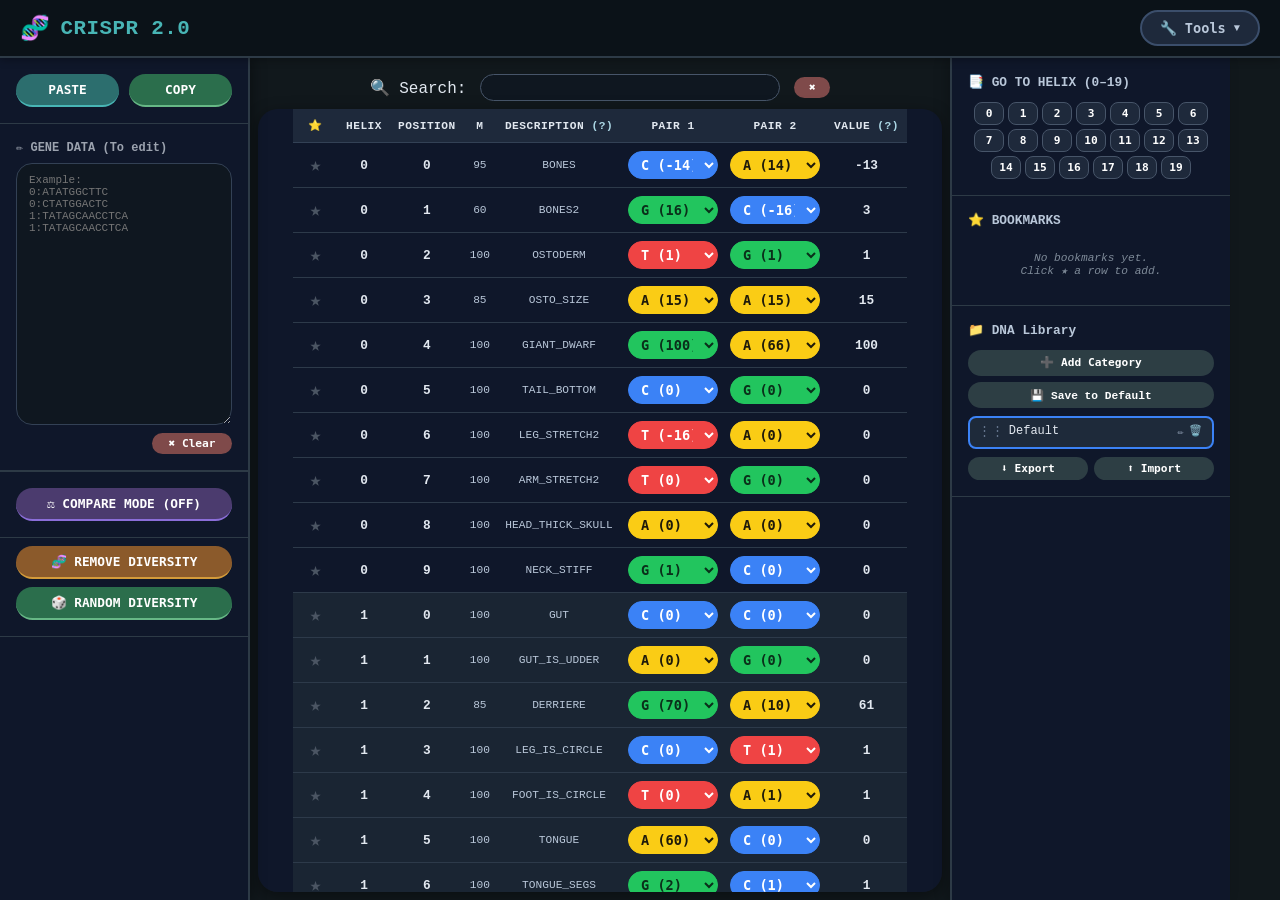
<file: index.html>
<!DOCTYPE html>
<html lang="en">
<head>
    <meta charset="UTF-8">
    <meta name="viewport" content="width=device-width, initial-scale=1.0, user-scalable=yes">
    <link rel="icon" type="image/x-icon" href="favicon.ico">
    <title>CRISPR 2.0</title>
    <link rel="stylesheet" href="crispr.css">
	<link rel="stylesheet" href="headers.css">
	<link rel="stylesheet" href="mobile.css">
</head>
<body>
    <!-- ====== HEADER BAR ====== -->
    <header class="header-bar">
        <div class="header-title">
            <span>🧬</span> CRISPR 2.0
        </div>
        <div class="tools-dropdown" id="toolsDropdown">
            <button class="tools-btn" id="toolsBtn">
                🔧 Tools <span class="arrow">▼</span>
            </button>
            <div class="dropdown-menu" id="dropdownMenu">
                <!-- Populated by header-links.js -->
            </div>
        </div>
    </header>
	
<div class="app-layout">
  <!-- LEFT SIDEBAR -->
  <div class="left-sidebar">

    <div class="controls-section">
      <div class="btn-group">
        <button id="pasteBtn" class="primary">PASTE</button>
        <button id="exportBtn" class="success">COPY</button>
      </div>
    </div>

    <div class="textarea-section">
      <label>✏️ GENE DATA (To edit)</label>
      <div class="textarea-with-clear">
        <textarea id="rawGeneInput" rows="20" placeholder='Example:
0:ATATGGCTTC
0:CTATGGACTC
1:TATAGCAACCTCA
1:TATAGCAACCTCA'></textarea>
        <span class="textarea-actions">
          <a id="dnaShortenerLink" href="#" target="_self">To DNA Shortener</a>
          <button id="clearRawBtn" class="clear-btn clear-textarea-btn">✖ Clear</button>
        </span>
      </div>
    </div>

    <!-- Compare Mode Toggle + compare textarea -->
    <div class="controls-section textarea-section" style="border-top: 1px solid #2d3a46;">
      <div class="btn-group">
        <button id="toggleCompareBtn" class="compare-toggle">⚖️ COMPARE MODE (OFF)</button>
      </div>
      <div id="compareArea" style="display: none; margin-top: 12px;">
        <label>📊 GENE DATA (To compare)</label>
        <div class="textarea-with-clear">
          <textarea id="compareGeneInput" rows="10" placeholder='Paste reference genes:
0:ATATGGCTTC
0:CTATGGACTC
...'></textarea>
          <button id="clearCompareBtn" class="clear-btn clear-textarea-btn">✖ Clear</button>
        </div>
      </div>
    </div>

    <!-- REMOVE DIVERSITY BUTTON -->
    <div class="controls-section" style="border-top: none; padding-top: 8px; padding-bottom: 16px">
      <div class="btn-group" style="flex-direction: column; gap: 8px;">
        <button id="removeDiversityBtn" title="Merge genes where possible, without changing the horse (except antler/hat and skin patterns)" class="diversity-remove" style="background: #8b5a2b; border-bottom-color: #d49b3a;">🧬 REMOVE DIVERSITY</button>
        <button id="randomDiversityBtn" title="Randomize the genes where possible without changing the horse (except antler/hat and skin patterns)" class="random-diversity" style="background: #2b6e4c; border-bottom-color: #67b886;">🎲 RANDOM DIVERSITY</button>
      </div>
    </div>
  </div>

  <!-- MAIN TABLE AREA -->
  <div class="main-content" id="mainContent">
    <div class="filter-cell"><label>🔍 Search: </label><input type="text" id="filterInput" class="filter-input" placeholder="" value=""><button id="clearFilterBtn" class="clear-filter-btn">✖</button> </div>
    <div class="table-wrapper">
      <table class="gene-table" id="geneTable">
        <thead id="dynamicThead"></thead>
        <tbody id="tableBody"></tbody>
      </table>
    </div>
  </div>

  <!-- RIGHT SIDEBAR: helix jump + bookmarks + DNA Library -->
  <div class="right-sidebar">
    <div class="helix-nav">
      <h3>📑 GO TO HELIX (0–19)</h3>
      <div class="helix-buttons" id="helixNavButtons"></div>
    </div>

    <div class="bookmarks-section">
      <h3>⭐ BOOKMARKS <span style="font-size:0.65rem;"></span></h3>
      <div id="bookmarksList" class="bookmarks-list">
        <div class="empty-bookmarks">No bookmarks yet.<br>Click ★ a row to add.</div>
      </div>
    </div>

    <!-- DNA Library -->
    <div class="saved-dna-section">
      <h3>📁 DNA Library</h3>
      <div class="library-controls">
        <button id="addCategoryBtn"><span>➕</span> Add Category</button>
        <button id="saveDnaBtn"><span>💾</span> <span id="saveBtnText">Save DNA</span></button>
      </div>
      <ul class="category-list" id="categoryList"></ul>
      <div class="import-export-btns">
        <button id="exportLibBtn"><span>⬇️</span> Export</button>
        <button id="importLibBtn"><span>⬆️</span> Import</button>
      </div>
    </div>
    <!-- Hidden file input for import -->
    <input type="file" id="importFileInput" accept=".json" style="display:none">
  </div>
</div>

<div id="toast" class="toast"></div>
	<button id="mobileRightToggle" title="Bookmarks &amp; Library">📑</button>
	<div class="sidebar-overlay" id="sidebarOverlay"></div>

<script src="mapping.js"></script>
<script src="dna-encoder.js"></script>
<script src="crispr.js"></script>
    <!-- Header links (separate file) -->
    <script src="headers.js"></script>
	<script src="mobile.js"></script>
	
</body>
</html>
</file>
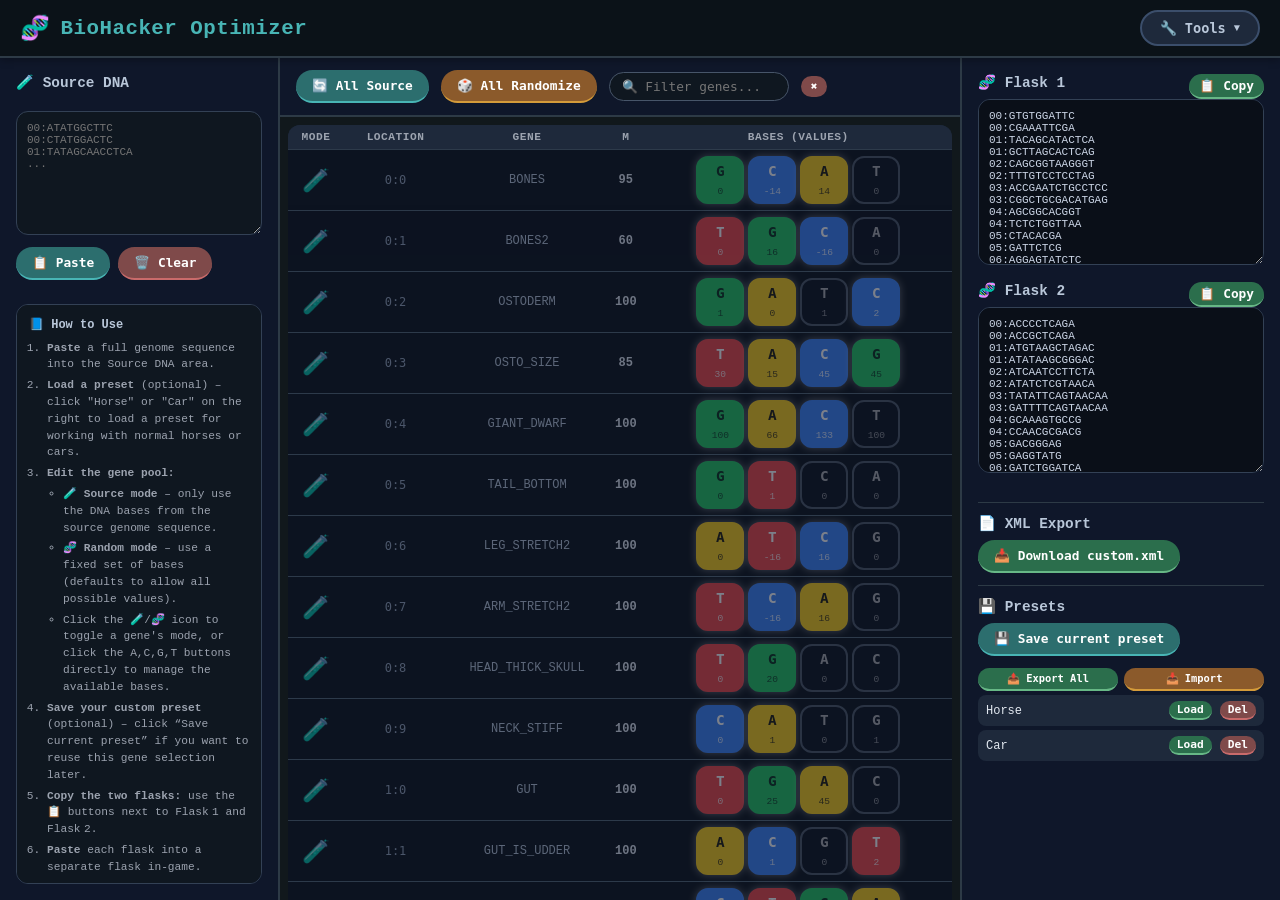
<file: biohack.html>
<!DOCTYPE html>
<html lang="en">
<head>
    <meta charset="UTF-8">
    <meta name="viewport" content="width=device-width, initial-scale=1.0, user-scalable=yes">
    <title>🧬 BioHacker Optimizer</title>
	<link rel="stylesheet" href="headers.css">
    <style>
        * {
            box-sizing: border-box;
            font-family: 'Segoe UI', 'Roboto', 'Courier New', monospace;
        }
        body {
            background: #1e2a2e;
            margin: 0;
            padding: 0;
            height: 100vh;
            display: flex;
            flex-direction: column;
            color: #e2e8f0;
            overflow: hidden;
        }

        /* ---- Main Layout ---- */
        .app-layout {
            display: flex;
            flex: 1;
            width: 100%;
            max-width: 1450px;
            margin: 0 auto;
            background: #11181c;
            box-shadow: 0 0 0 1px rgba(0, 0, 0, 0.2);
            overflow: hidden;
            height: 0;
            min-height: 0;
        }
        .left-panel {
            width: 280px;
            background: #0f172a;
            border-right: 2px solid #2d3a46;
            display: flex;
            flex-direction: column;
            padding: 16px;
            overflow-y: auto;
            flex-shrink: 0;
            gap: 12px;
        }
        .right-panel {
            width: 320px;
            background: #0f172a;
            border-left: 2px solid #2d3a46;
            display: flex;
            flex-direction: column;
            padding: 16px;
            overflow-y: auto;
            flex-shrink: 0;
            gap: 12px;
        }
        .center-panel {
            flex: 1;
            display: flex;
            flex-direction: column;
            overflow: hidden;
            min-width: 0;
        }
        .toolbar {
            display: flex;
            gap: 12px;
            padding: 12px 16px;
            background: #0f172a;
            border-bottom: 2px solid #2d3a46;
            flex-wrap: wrap;
            align-items: center;
        }
        .table-wrapper {
            flex: 1;
            overflow-y: auto;
            overflow-x: auto;
            padding: 8px;
        }
        textarea {
            background: #0f1720;
            border: 1px solid #334155;
            color: #cbd5e6;
            border-radius: 12px;
            padding: 10px;
            font-family: 'Courier New', monospace;
            font-size: 11px;
            resize: vertical;
            width: 100%;
            min-height: 80px;
        }
        textarea[readonly] {
            background: #0a0f18;
        }
        button {
            background: #2d3e44;
            border: none;
            padding: 8px 16px;
            border-radius: 40px;
            font-weight: bold;
            font-size: 0.8rem;
            cursor: pointer;
            color: white;
            font-family: monospace;
            transition: 0.2s;
            white-space: nowrap;
            display: inline-flex;
            align-items: center;
            gap: 6px;
            justify-content: center;
        }
        button:hover {
            filter: brightness(1.15);
        }
        button.primary {
            background: #2c6e6e;
            border-bottom: 2px solid #48b5b5;
        }
        button.success {
            background: #2b6e4c;
            border-bottom: 2px solid #67b886;
        }
        button.warning {
            background: #8b5a2b;
            border-bottom: 2px solid #d49b3a;
        }
        button.danger {
            background: #7f4a4a;
            border-bottom: 2px solid #c96b6b;
        }
        .gene-table {
            width: 100%;
            border-collapse: collapse;
            font-size: 12px;
            font-family: 'Courier New', monospace;
            background: #0f172a;
            border-radius: 12px;
            overflow: hidden;
        }
        .gene-table th,
        .gene-table td {
            padding: 6px 8px;
            border-bottom: 1px solid #2d3a4a;
            text-align: center;
            vertical-align: middle;
        }
        .gene-table th {
            background: #1e293b;
            position: sticky;
            top: 0;
            z-index: 2;
            font-size: 0.7rem;
            text-transform: uppercase;
            letter-spacing: 0.5px;
            color: #9ca3af;
        }
        .gene-table tr:nth-child(even) {
            background: #0f172a;
        }
        .gene-table tr:nth-child(odd) {
            background: #1a2533;
        }
        .gene-table tr.source-mode {
            opacity: 0.45;
            background: #0a0f14 !important;
            transition: opacity 0.2s ease;
        }
        .gene-table tr.source-mode:hover {
            opacity: 0.7;
        }
        .toggle-btn {
            background: transparent;
            border: none;
            font-size: 1.4rem;
            cursor: pointer;
            padding: 2px 6px;
            border-radius: 20px;
            transition: 0.2s;
            min-width: auto;
        }
        .toggle-btn.source {
            color: #48b5b5;
        }
        .toggle-btn.random {
            color: #d49b3a;
        }
        .base-btns {
            display: inline-flex;
            gap: 4px;
            justify-content: center;
            flex-wrap: wrap;
        }
        .base-btn {
            width: 48px;
            height: 48px;
            border-radius: 12px;
            border: 2px solid #4b5563;
            background: #0a0f18;
            color: #aaa;
            font-weight: bold;
            font-size: 0.9rem;
            cursor: pointer;
            transition: 0.15s;
            display: flex;
            flex-direction: column;
            align-items: center;
            justify-content: center;
            line-height: 1.2;
            padding: 2px;
        }
        .base-btn .base-val {
            font-size: 0.6rem;
            font-weight: normal;
            opacity: 0.8;
        }
        .base-btn.selected {
            border-color: #fff;
            color: #fff;
            box-shadow: 0 0 8px rgba(255, 255, 255, 0.4);
        }
        .base-btn.selected.A {
            background: #facc15;
            color: #1e1a0a;
            border-color: #facc15;
        }
        .base-btn.selected.C {
            background: #3b82f6;
            color: white;
            border-color: #3b82f6;
        }
        .base-btn.selected.G {
            background: #22c55e;
            color: #0a2f1a;
            border-color: #22c55e;
        }
        .base-btn.selected.T {
            background: #ef4444;
            color: white;
            border-color: #ef4444;
        }
        .base-btn:not(.selected):hover {
            border-color: #9ca3af;
            color: #ddd;
        }
        .gene-name {
            text-align: left;
            font-size: 0.75rem;
            color: #b9c7d9;
            white-space: nowrap;
            overflow: hidden;
            text-overflow: ellipsis;
            max-width: 160px;
        }
        .gene-loc {
            font-family: monospace;
            font-size: 0.75rem;
            color: #94a3b8;
        }
        .preset-list {
            list-style: none;
            padding: 0;
            margin: 0;
        }
        .preset-item {
            display: flex;
            align-items: center;
            gap: 8px;
            padding: 6px 8px;
            background: #1e293b;
            border-radius: 8px;
            margin: 4px 0;
            font-size: 0.75rem;
        }
        .preset-item span {
            flex: 1;
            overflow: hidden;
            text-overflow: ellipsis;
            white-space: nowrap;
        }
        .toast {
            position: fixed;
            top: 50%;
            left: 50%;
            transform: translate(-50%, -50%);
            background: #2c6e6e;
            color: white;
            padding: 12px 24px;
            border-radius: 40px;
            font-weight: bold;
            z-index: 1000;
            opacity: 0;
            transition: opacity 0.3s;
            pointer-events: none;
        }
        .toast.show {
            opacity: 1;
        }
        .empty-message {
            color: #7e8a98;
            font-style: italic;
            text-align: center;
            padding: 16px;
        }
        h2,
        h3 {
            margin: 0 0 8px 0;
            font-size: 0.9rem;
            color: #b9c7d9;
            display: flex;
            align-items: center;
            gap: 6px;
        }
        .filter-input {
            background: #0f1720;
            border: 1px solid #475569;
            color: #e2e8f0;
            border-radius: 20px;
            padding: 6px 12px;
            font-size: 0.8rem;
            font-family: monospace;
            width: 180px;
        }
        .clear-filter-btn {
            background: #7f4a4a;
            border: none;
            padding: 4px 10px;
            border-radius: 20px;
            font-size: 0.7rem;
            cursor: pointer;
            color: white;
        }
        .label-row {
            display: flex;
            justify-content: space-between;
            align-items: center;
        }
        .loading-overlay {
            position: absolute;
            top: 50%;
            left: 50%;
            transform: translate(-50%, -50%);
            font-size: 1.2rem;
            color: #aaa;
        }
        .preset-actions {
            display: flex;
            gap: 6px;
            margin-top: 4px;
            flex-wrap: wrap;
        }
        .preset-actions button {
            font-size: 0.65rem;
            padding: 4px 10px;
            flex: 1;
            min-width: auto;
        }
.instructions-box {
    background: #0f1720;
    border: 1px solid #334155;
    border-radius: 12px;
    padding: 12px;
    margin-top: 12px;
    font-size: 0.7rem;
    color: #9ca3af;
    max-height: 680px;
    overflow-y: auto;
}
.instructions-box h3 {
    margin: 0 0 8px 0;
    font-size: 0.75rem;
    color: #b9c7d9;
}
.instructions-box ol {
    padding-left: 18px;
    margin: 0;
    line-height: 1.5;
}
.instructions-box li {
    margin-bottom: 4px;
}
.instructions-box ul {
    margin-top: 4px;
    padding-left: 16px;
}

		
    </style>
</head>
<body>
    <!-- ====== HEADER BAR ====== -->
    <header class="header-bar">
        <div class="header-title">
            <span>🧬</span> BioHacker Optimizer
        </div>
        <div class="tools-dropdown" id="toolsDropdown">
            <button class="tools-btn" id="toolsBtn">
                🔧 Tools <span class="arrow">▼</span>
            </button>
            <div class="dropdown-menu" id="dropdownMenu">
                <!-- Populated by headers.js -->
            </div>
        </div>
    </header>

    <div class="app-layout">
        <!-- LEFT PANEL: Source DNA -->
        <div class="left-panel">
            <h2>🧪 Source DNA</h2>
            <textarea id="sourceDNA" rows="10" placeholder="00:ATATGGCTTC
00:CTATGGACTC
01:TATAGCAACCTCA
..."></textarea>
            <div style="display:flex; gap:8px;">
                <button id="pasteSourceBtn" class="primary">📋 Paste</button>
                <button id="clearSourceBtn" class="danger">🗑️ Clear</button>
            </div>
			<div class="instructions-box">
    <h3>📘 How to Use</h3>
    <ol>
        <li><strong>Paste</strong> a full genome sequence into the Source DNA area.</li>
        <li><strong>Load a preset</strong> (optional) – click "Horse" or "Car" on the right to load a preset for working with normal horses or cars.</li>
        <li>
            <strong>Edit the gene pool:</strong>
            <ul>
                <li>🧪 <strong>Source mode</strong> – only use the DNA bases from the source genome sequence.</li>
                <li>🧬 <strong>Random mode</strong> – use a fixed set of bases (defaults to allow all possible values).</li>
                <li>Click the 🧪/🧬 icon to toggle a gene's mode, or click the A,C,G,T buttons directly to manage the available bases.</li>
            </ul>
        </li>
        <li><strong>Save your custom preset</strong> (optional) – click “Save current preset” if you want to reuse this gene selection later.</li>
        <li><strong>Copy the two flasks:</strong> use the 📋 buttons next to Flask 1 and Flask 2.</li>
        <li><strong>Paste</strong> each flask into a separate flask in‑game.</li>
        <li><strong>Drain the biohacker vat</strong> (add something first), then add Flask 1 and Flask 2.</li>
        <li><strong>Press the red button</strong> to start the process.</li>
    </ol>
</div>
        </div>

        <!-- CENTER: Gene editing table -->
        <div class="center-panel">
            <div class="toolbar">
                <button title="Click to only use bases from the source genome." id="allSourceBtn" class="primary">🔄 All Source</button>
                <button title="Click to utilize all possible base/values." id="allRandomBtn" class="warning">🎲 All Randomize</button>
                <input type="text" id="filterInput" class="filter-input" placeholder="🔍 Filter genes...">
                <button id="clearFilterBtn" class="clear-filter-btn">✖</button>
            </div>
            <div class="table-wrapper" id="tableWrapper">
                <div id="loadingMessage" class="loading-overlay">Loading gene data...</div>
                <table class="gene-table" id="geneTable" style="display:none;">
                    <thead>
                        <tr>
                            <th style="width:44px;">Mode</th>
                            <th>Location</th>
                            <th style="width:160px;">Gene</th>
                            <th style="width:35px;">m</th>
                            <th>Bases (values)</th>
                        </tr>
                    </thead>
                    <tbody id="geneTableBody"></tbody>
                </table>
            </div>
        </div>

        <!-- RIGHT PANEL: Flasks & Presets -->
        <div class="right-panel">
            <div>
                <div class="label-row">
                    <h2>🧬 Flask 1</h2>
                    <button id="copyFlask1Btn" class="success" style="padding:4px 10px;">📋 Copy</button>
                </div>
                <textarea id="flask1Output" rows="12" readonly></textarea>
            </div>
            <div>
                <div class="label-row">
                    <h2>🧬 Flask 2</h2>
                    <button id="copyFlask2Btn" class="success" style="padding:4px 10px;">📋 Copy</button>
                </div>
                <textarea id="flask2Output" rows="12" readonly></textarea>
            </div>

<!-- XML Export -->
<div style="margin-top: 12px; border-top: 1px solid #2d3a46; padding-top: 12px;">
    <h3>📄 XML Export</h3>
    <div style="display: flex; gap: 6px; flex-wrap: wrap;">
        <button id="downloadXmlBtn" class="success">📥 Download custom.xml</button>
        <!--<button id="copyXmlBtn" class="primary">📋 Copy XML to clipboard</button>-->
    </div>
</div>
			
            <div style="border-top:1px solid #2d3a46; padding-top:12px;">
                <h3>💾 Presets</h3>
                <button id="savePresetBtn" class="primary" style="margin-bottom:8px;">💾 Save current preset</button>
                <div class="preset-actions">
                    <button id="exportPresetsBtn" class="success">📤 Export All</button>
                    <button id="importPresetsBtn" class="warning">📥 Import</button>
                </div>
                <input type="file" id="importPresetsFile" accept=".json" style="display:none;">
                <ul class="preset-list" id="presetList"></ul>
            </div>
        </div>
    </div>
    <div id="toast" class="toast"></div>

    <!-- Header links (separate file) -->
    <script src="headers.js"></script>

    <script>
        // ====== Embedded bio.csv (r column) ======
        const bioCSV =
            `Chromosome,Pair,Gene Name,r
0,1,BONES,GCA
0,2,BONES2,TGC
0,3,OSTODERM,GAC
0,4,OSTO_SIZE,TACG
0,5,GIANT_DWARF,GAC
0,6,TAIL_BOTTOM,GT
0,7,LEG_STRETCH2,ATC
0,8,ARM_STRETCH2,TCA
0,9,HEAD_THICK_SKULL,TG
0,10,NECK_STIFF,CA
1,1,GUT,TGA
1,2,GUT_IS_UDDER,ACT
1,3,DERRIERE,CTGA
1,4,LEG_IS_CIRCLE,AT
1,5,FOOT_IS_CIRCLE,GA
1,6,TONGUE,CGA
1,7,TONGUE_SEGS,ACG
1,8,BELLY_ALT,TAC
1,9,PAT_BELLY,ACTG
1,10,LITTER_SIZE,CTAG
1,11,OLD_AGE,TCG
1,12,OMNIVORE,CA
1,13,LIMP,AGC
2,1,MUSCLE_USE,CTA
2,2,TAIL_STIFF,AT
2,3,LEG_FLEXIBILITY,GTCA
2,4,LEG_FLEX_BIAS,CGAT
2,5,TAIL_FLEXIBILITY,GTAC
2,6,TAIL_SPEED,GCT
2,7,LEG_AND_ARM_LIMP,TC
2,8,ARM_STRENGTH,ATCG
2,9,ARM_FLEXIBILITY,ACT
2,10,ARM_FLEX_BIAS,GCTA
2,11,NECK_FLEXIBILITY,GTCA
2,12,NECK_FLEX_BIAS,GATC
2,13,BRAIN_SPASTIC,TGA
3,1,SPLAY,ACTG
3,2,LEG_IN,CGA
3,3,LEG_IN2,CGT
3,4,TAIL_ANGLE,GCAT
3,5,TAIL_JOINT_TYPE,AT
3,6,LEG_JOINT_TYPE,AGT
3,7,HAS_KNEE,TC
3,8,KNEE_MIN,CGA
3,9,KNEE_MAX,TAG
3,10,ARM_JOINT_TYPE,GCT
3,11,HAS_ELBOW,CA
3,12,ELBOW_RANGE,CTA
3,13,NECK_JOINT_TYPE,TGC
3,14,HEAD_JOINTED,CA
3,15,STIFF_JOINTS,CGA
4,1,LEG_TAG,ATGC
4,2,LEG_HAS_FOOT,GC
4,3,LEG_COUNT,CTA
4,4,LEG_THRUST_BACK,GCA
4,5,ARM_TAG,GTAC
4,6,ARM_HAS_HAND,CG
4,7,NECK_TAG,AGTC
4,8,NECK_SLOUCH,CTG
4,9,NECK_ONTOP,GTCA
4,10,BREAK_FORCE,GAC
4,11,EAR_X,TAG
5,1,QUADRUPED,CG
5,2,BIPED,TA
5,3,UPARM_TAG,ATCG
5,4,UPARM_Y,CTG
5,5,UPARM_GOOFY,ACGT
5,6,ARM_FORWARD,CTGA
5,7,UPARM_ANGLE,GCAT
5,8,WHITE_IS_LETHAL,AG
6,1,SIZE,ATGC
6,2,ASPECT,GCAT
6,3,SKINNY,GAT
6,4,CHEST_BIG,ATC
6,5,CHEST_SMALL,GCTA
6,6,NECK_TYPE,TCG
6,7,NECK_LENGTH,ATGC
6,8,NECK_GIRAFFE,TCAG
6,9,NECK_THICKNESS,CGTA
6,10,NECK_ANGLE,TACG
6,11,NECK_COCK,CGAT
7,1,TAIL_TAG,TAGC
7,2,TAIL_EXISTS,GCT
7,3,TAIL_SIZE,GCAT
7,4,TAIL_SHORT,CAG
7,5,TAIL_ASPECT,AGC
7,6,TAIL_SHAPE,AGTC
7,7,TAIL_SEGMENTS,GTA
7,8,TAIL_WAG,CT
8,1,LEG_TYPE,TAC
8,2,LEG_LENGTH,CATG
8,3,LEG_STRETCH,GAC
8,4,LEG_SKEW,TCG
8,5,LEG_STRENGTH,GCTA
8,6,LEG_PENCIL,AT
8,7,ARM_TYPE,CGA
8,8,ARM_LENGTH,ATCG
8,9,ARM_STRETCH,GAC
8,10,ARM_SKEW,TCG
8,11,ARM_NODE_SCALE,CTG
9,1,HAS_FOOT,TA
9,2,FOOT_SIZE,GTAC
9,3,FOOT_CLOWN,GT
9,4,FOOT_THICKNESS,TCAG
9,5,FOOT_TOE,AGC
9,6,FOOT_BACKWARDS,AGT
9,7,HAS_HAND,CG
9,8,HAND_WIDTH,GAC
9,9,HAND_LENGTH,CGA
9,10,HAND_FINGER,CTA
9,11,SKIN_HANDS,GCT
10,1,HEAD_SIZE,GCTA
10,2,HEAD_X_GROWTH,ACGT
10,3,HEAD_Y_GROWTH,TAC
10,4,HEAD_ASPECT,TCAG
10,5,HEAD_SQUARE,CTA
10,6,HEAD_HAS_BACK,GTA
10,7,HEAD_GIANT,CTA
10,8,HEAD_SHRUNK,CAT
10,9,HEAD_CHIMERA,AT
10,10,EYEBOX_X,AGCT
10,11,EYEBOX_Y,CGTA
10,12,EYEBOX_SIZE,ATGC
10,13,SKIN_HEAD,GCT
11,1,EYE_STYLE,CAG
11,2,BUGEYE,GAT
11,3,EYE_SIZE,ACT
11,4,PUPIL_SIZE,CAG
11,5,HAS_PUPIL,AT
11,6,BROW_SIZE,GAT
11,7,BROW_SLANT,GTA
11,8,EYE_HUE,GCTA
11,9,EAR_STYLE,TGC
11,10,EAR_SHAPE,CGA
11,11,EAR_SIZE,TCGA
11,12,EAR_ASPECT,ATC
11,13,EAR_SLANT,GACT
11,14,EAR_INTERIOR,TA
11,15,EAR_FLOP,CTAG
12,1,TEETH_SHAPE,TCGA
12,2,HAS_MOUTH,TG
12,3,MOUTH_Y,CGAT
12,4,MOUTH_SIZE,CTGA
12,5,JAW,CAGT
12,6,TEETH_UPPER,GA
12,7,TEETH_UPPER2,CA
12,8,NOSE_STYLE,GTCA
12,9,NOSE_INNY,GC
12,10,NOSE_Y,CTA
12,11,NOSE_SIZE,AGCT
12,12,NOSE_INTERIOR,ATG
12,13,FLU_IMMUNITY,CG
13,1,HAS_ANTLERS,CT
13,2,ANTLER_X,TGA
13,3,ANTLER_W,TAC
13,4,ANTLER_H,TACG
13,5,ANTLER_TAPER,CGA
13,6,ANTLER_POM,CTGA
13,7,ANTLER_COLOR,ACGT
13,8,POM_COLOR,GCTA
13,9,POM_USECOLOR,GT
13,10,HAT_POM,TGA
13,11,HAT_POM_IS_LID,TA
14,1,ANTLER_REC,TAGC
14,2,ANTLER_REC2,CTGA
14,3,ANTLER_FLIP,TA
14,4,ANTLER_MOD,TCA
14,5,ANTLER_SCALEH,GCT
14,6,ANTLER_SCALEW,TCG
14,7,ANTLER_ANGLE,GATC
14,8,ANTLER_ANGLE2,ACTG
14,9,ANTLER_ANGLE_RAND,GTAC
14,10,ANTLER_T1,CGAT
14,11,ANTLER_T2,ATGC
15,1,HAT_EXISTS,AC
15,2,HAT_SIZE,CATG
15,3,HAT_RAKE,AGT
15,4,HAT_ASPECT,ATG
15,5,HAT_TAPER,TGC
15,6,HAT_CLONE,CGT
15,7,HAT_BACK_SCALE,TAG
15,8,HAT_FRONT_SCALE,CGT
15,9,HAT_BACK_ANGLE,ACGT
15,10,HAT_FRONT_ANGLE,CGAT
15,11,HAT_ANGLE_RAND,TCG
15,12,HAT_FLIP,TA
15,13,HAT_T,GTA
16,1,BASE_BROWN,ATC
16,2,BASE_BLACK,TG
16,3,BASE_RED,GTCA
16,4,BASE_GREEN,TCAG
16,5,GREEN_KNOCKOUT,CA
16,6,BASE_CREAM,AG
16,7,ALT_BLUE,TAGC
16,8,SPOT_YELLOW,TG
16,9,SKIN_HUE,CGAT
16,10,SKIN_HUE2,TAGC
16,11,SWAP_BASE_SPOT,AT
16,12,SWAP_ALT_SPOT,TG
16,13,WHITE,TA
16,14,NOSE_HUE,GACT
16,15,HOOF_COLOR,CTA
17,1,AGOUTI,AT
17,2,FOOT_IS_HOOF,GA
17,3,COON_EYE,GCA
17,4,EAR_COMP,GCA
17,5,TAIL_ALT,CGT
17,6,PAT_SPLIT,CGA
17,7,PAT_STRIPE,CTA
17,8,PAT_SPOT,ACG
17,9,PAT_PERLIN,TCA
17,10,PAT_PERLIN2,GTC
17,11,PAT_PERLIN_SIZE,GAC
18,1,NARCOLEPSY,TG
18,2,SPEED_FACTOR,GCAT
18,3,NECK_SPEED,AGCT
18,4,RAMPAGE,GC
18,5,SPINAL_LOCO,CTA
18,6,HIGH_INTELLECT,CT
18,7,L_LEG_SIGNAL,GA
18,8,L_ARM_SIGNAL,CT
18,9,L_TAIL_SIGNAL,ACTG
18,10,L_NECK_SIGNAL,TGAC
18,11,LOCO_SYNC,CT
19,1,L_LEG_FTOB_REACT,TCG
19,2,L_LEG_FTOB_EVENT,GATC
19,3,L_LEG_BTOF_REACT,ACT
19,4,L_LEG_BTOF_EVENT,TGAC
19,5,L_ARM_FTOB_REACT,ACT
19,6,L_ARM_FTOB_EVENT,TGAC
19,7,L_ARM_BTOF_REACT,GAC
19,8,L_ARM_BTOF_EVENT,CATG
19,9,L_TAIL_FTOB_REACT,CGAT
19,10,L_TAIL_FTOB_EVENT,TCGA
19,11,L_TAIL_BTOF_REACT,GTCA
19,12,L_TAIL_BTOF_EVENT,ATCG
19,13,L_NECK_FTOB_REACT,GTAC
19,14,L_NECK_FTOB_EVENT,CATG
19,15,L_NECK_BTOF_REACT,TCAG
19,16,L_NECK_BTOF_EVENT,TCAG`;

        const FIXED_LENGTHS = [10, 13, 13, 15, 11, 8, 11, 8, 11, 11, 13, 15, 13, 11, 11, 13, 15, 11, 11, 16];

        // ====== Parse bioCSV for r column ======
        function parseBioCSV(csv) {
            const lines = csv.replace(/^\uFEFF/, '').split(/\r?\n/).filter(l => l.trim());
            const map = new Map();
            for (let i = 1; i < lines.length; i++) {
                const cols = lines[i].split(',');
                if (cols.length < 4) continue;
                const chromosome = parseInt(cols[0], 10);
                const pairOneBased = parseInt(cols[1], 10);
                const name = cols[2].trim();
                const r = cols[3].trim();
                const pairZeroBased = pairOneBased - 1;
                map.set(`${chromosome}:${pairZeroBased}`, { name, r });
            }
            return map;
        }

        const bioMap = parseBioCSV(bioCSV);

        // ====== Classic fallback data ======
        const CLASSIC_FALLBACK = [
            [0, 1, "BONES", "GCAT", 14, -14, 0, 0, 95, 100],
            [0, 2, "BONES2", "TGCA", 0, -16, 16, 0, 60, 100],
            [0, 3, "OSTODERM", "GATC", 0, 2, 1, 1, 100, 1],
            [0, 4, "OSTO_SIZE", "TACG", 15, 45, 30, 30, 100, 100],
            [0, 5, "GIANT_DWARF", "GACT", 66, 133, 100, 100, 100, 100],
            [0, 6, "TAIL_BOTTOM", "GTCA", 0, 0, 0, 1, 100, 1],
            [0, 7, "LEG_STRETCH2", "ATCG", 0, 16, 0, -16, 100, 100],
            [0, 8, "ARM_STRETCH2", "TCAG", 16, -16, 0, 0, 100, 100],
            [0, 9, "HEAD_THICK_SKULL", "TGAC", 0, 0, 20, 0, 100, 100],
            [0, 10, "NECK_STIFF", "CATG", 1, 0, 1, 0, 100, 1],
            [1, 1, "GUT", "TGAC", 45, 0, 25, 0, 100, 100],
            [1, 2, "GUT_IS_UDDER", "ACGT", 0, 1, 0, 2, 100, 1],
            [1, 3, "DERRIERE", "CTGA", 10, 0, 70, 40, 85, 100],
            [1, 4, "LEG_IS_CIRCLE", "ATGC", 0, 0, 0, 1, 100, 1],
            [1, 5, "FOOT_IS_CIRCLE", "GACT", 1, 0, 0, 0, 100, 1],
            [1, 6, "TONGUE", "CGAT", 60, 0, 40, 0, 100, 100],
            [1, 7, "TONGUE_SEGS", "ACGT", 0, 1, 2, 0, 100, 1],
            [1, 8, "BELLY_ALT", "TACG", 1, 2, 1, 0, 100, 1],
            [1, 9, "PAT_BELLY", "ACTG", 100, 50, 75, 33, 100, 100],
            [1, 10, "LITTER_SIZE", "CTAG", 3, 1, 5, 2, 100, 1],
            [1, 11, "OLD_AGE", "TACG", 0, -1, 2, 0, 100, 1],
            [1, 12, "OMNIVORE", "CATG", 1, 0, 0, 0, 100, 1],
            [1, 13, "LIMP", "AGTC", 0, 2, 1, 0, 100, 1],
            [2, 1, "MUSCLE_USE", "CTAG", 80, 100, 100, 50, 100, 100],
            [2, 2, "TAIL_STIFF", "ATGC", 0, 1, 0, 1, 100, 1],
            [2, 3, "LEG_FLEXIBILITY", "GTCA", 50, 40, 30, 20, 80, 1],
            [2, 4, "LEG_FLEX_BIAS", "CGAT", 10, 15, 20, -10, 100, 1],
            [2, 5, "TAIL_FLEXIBILITY", "GTAC", 45, 15, 135, 90, 100, 1],
            [2, 6, "TAIL_SPEED", "GCAT", 60, 200, 60, 0, 100, 10],
            [2, 7, "LEG_AND_ARM_LIMP", "TAGC", 0, 1, 0, 0, 100, 1],
            [2, 8, "ARM_STRENGTH", "ATCG", 95, 80, 104, 120, 60, 100],
            [2, 9, "ARM_FLEXIBILITY", "ACTG", 30, 20, 30, 40, 100, 1],
            [2, 10, "ARM_FLEX_BIAS", "GCTA", 0, 20, 15, 10, 100, 1],
            [2, 11, "NECK_FLEXIBILITY", "GTCA", 0, 40, 23, 10, 100, 1],
            [2, 12, "NECK_FLEX_BIAS", "GATC", 0, 30, -8, -25, 100, 1],
            [2, 13, "BRAIN_SPASTIC", "TGAC", 2, 0, 1, 0, 100, 1],
            [3, 1, "SPLAY", "ACTG", 0, 10, 45, -5, 100, 1],
            [3, 2, "LEG_IN", "CGAT", 6, 0, 18, 0, 50, 100],
            [3, 3, "LEG_IN2", "CGAT", 0, 0, 13, 1, 100, 100],
            [3, 4, "TAIL_ANGLE", "GCAT", 135, 90, 45, 60, 100, 1],
            [3, 5, "TAIL_JOINT_TYPE", "ATGC", 0, 0, 0, 1, 100, 1],
            [3, 6, "LEG_JOINT_TYPE", "AGTC", 0, 0, 1, 2, 100, 1],
            [3, 7, "HAS_KNEE", "TCGA", 0, 1, 0, 0, 100, 1],
            [3, 8, "KNEE_MIN", "CGAT", -15, 0, -90, 0, 100, 1],
            [3, 9, "KNEE_MAX", "TAGC", 90, 20, 45, 20, 100, 1],
            [3, 10, "ARM_JOINT_TYPE", "GCTA", 0, 1, 0, 2, 100, 1],
            [3, 11, "HAS_ELBOW", "CATG", 1, 0, 0, 0, 100, 1],
            [3, 12, "ELBOW_RANGE", "CTAG", 10, 30, 30, 90, 100, 1],
            [3, 13, "NECK_JOINT_TYPE", "TGCA", 0, 2, 0, 1, 100, 1],
            [3, 14, "HEAD_JOINTED", "CATG", 1, 0, 0, 0, 100, 1],
            [3, 15, "STIFF_JOINTS", "CGAT", 50, 0, 18, 0, 100, 100],
            [4, 1, "LEG_TAG", "ATGC", 1, 3, 4, 2, 100, 1],
            [4, 2, "LEG_HAS_FOOT", "GACT", 1, 0, 1, 0, 100, 1],
            [4, 3, "LEG_COUNT", "CGTA", 7, 1, 1, 2, 100, 1],
            [4, 4, "LEG_THRUST_BACK", "GCTA", 2, 1, 0, 0, 100, 1],
            [4, 5, "ARM_TAG", "GTAC", 4, 3, 1, 2, 100, 1],
            [4, 6, "ARM_HAS_HAND", "CGTA", 0, 1, 0, 1, 100, 1],
            [4, 7, "NECK_TAG", "AGTC", 4, 2, 3, 1, 100, 1],
            [4, 8, "NECK_SLOUCH", "CTGA", 0, 0, 20, 50, 60, 100],
            [4, 9, "NECK_ONTOP", "GTCA", 20, 70, 0, 50, 100, 100],
            [4, 10, "BREAK_FORCE", "GATC", 50, 30, 0, 0, 100, 10],
            [4, 11, "EAR_X", "TAGC", 100, 0, 50, 0, 90, 100],
            [5, 1, "QUADRUPED", "CGAT", 1, 1, 0, 0, 100, 1],
            [5, 2, "BIPED", "TAGC", 1, 1, 0, 0, 100, 1],
            [5, 3, "UPARM_TAG", "ATCG", 0, 1, 4, 2, 100, 1],
            [5, 4, "UPARM_Y", "CTAG", 30, 30, 50, 10, 80, 100],
            [5, 5, "UPARM_GOOFY", "ACGT", 0, 1, 2, 3, 100, 1],
            [5, 6, "ARM_FORWARD", "CTGA", 40, -20, 60, 0, 100, 1],
            [5, 7, "UPARM_ANGLE", "GCAT", -30, 30, 0, -45, 100, 1],
            [5, 8, "WHITE_IS_LETHAL", "AGCT", 0, 0, 1, 0, 100, 1],
            [6, 1, "SIZE", "ATGC", 100, 75, 35, 50, 95, 100],
            [6, 2, "ASPECT", "GCAT", 150, 310, 200, 250, 95, 100],
            [6, 3, "SKINNY", "GACT", 200, 100, 100, 75, 100, 100],
            [6, 4, "CHEST_BIG", "ATCG", 104, 108, 102, 102, 100, 100],
            [6, 5, "CHEST_SMALL", "GCTA", 95, 100, 95, 90, 100, 100],
            [6, 6, "NECK_TYPE", "TACG", 1, 2, 0, 1, 100, 1],
            [6, 7, "NECK_LENGTH", "ATGC", 60, 30, 90, 70, 90, 100],
            [6, 8, "NECK_GIRAFFE", "TCAG", 85, 0, 120, 110, 90, 100],
            [6, 9, "NECK_THICKNESS", "CGTA", 80, 95, 110, 120, 60, 100],
            [6, 10, "NECK_ANGLE", "TACG", 30, 60, 75, 45, 90, 1],
            [6, 11, "NECK_COCK", "CGAT", 20, 0, 30, -25, 100, 1],
            [7, 1, "TAIL_TAG", "TAGC", 4, 1, 2, 3, 100, 1],
            [7, 2, "TAIL_EXISTS", "GCAT", 1, 0, 1, 2, 100, 1],
            [7, 3, "TAIL_SIZE", "GCAT", 120, 80, 100, 140, 60, 100],
            [7, 4, "TAIL_SHORT", "CAGT", 50, 100, 35, 100, 100, 100],
            [7, 5, "TAIL_ASPECT", "AGCT", 20, 30, 10, 20, 90, 100],
            [7, 6, "TAIL_SHAPE", "AGTC", 2, 6, 1, 5, 100, 1],
            [7, 7, "TAIL_SEGMENTS", "GTCA", 5, 3, 3, 0, 100, 1],
            [7, 8, "TAIL_WAG", "CTGA", 0, 1, 0, 0, 100, 1],
            [8, 1, "LEG_TYPE", "TACG", 2, 0, 1, 1, 100, 1],
            [8, 2, "LEG_LENGTH", "CATG", 50, 80, 100, 120, 90, 100],
            [8, 3, "LEG_STRETCH", "GACT", 14, -14, 0, 0, 60, 100],
            [8, 4, "LEG_SKEW", "TCGA", 0, 24, -16, 0, 60, 100],
            [8, 5, "LEG_STRENGTH", "GCTA", 104, 120, 95, 80, 60, 100],
            [8, 6, "LEG_PENCIL", "ATGC", 0, 0, 0, 10, 100, 100],
            [8, 7, "ARM_TYPE", "CGAT", 0, 1, 2, 0, 100, 1],
            [8, 8, "ARM_LENGTH", "ATCG", 80, 120, 25, 50, 90, 100],
            [8, 9, "ARM_STRETCH", "GACT", 14, -14, 0, 0, 60, 100],
            [8, 10, "ARM_SKEW", "TCGA", 0, 20, -20, 0, 100, 100],
            [8, 11, "ARM_NODE_SCALE", "CTGA", 100, 100, 130, 70, 50, 100],
            [9, 1, "HAS_FOOT", "TACG", 0, 1, 0, 1, 100, 1],
            [9, 2, "FOOT_SIZE", "GTAC", 12, 30, 0, 20, 60, 100],
            [9, 3, "FOOT_CLOWN", "GTAC", 0, 0, 0, 30, 100, 100],
            [9, 4, "FOOT_THICKNESS", "TCAG", 30, 15, 7, 20, 80, 100],
            [9, 5, "FOOT_TOE", "AGCT", 100, 50, 0, 100, 100, 100],
            [9, 6, "FOOT_BACKWARDS", "AGCT", 0, 0, 1, 2, 100, 1],
            [9, 7, "HAS_HAND", "CGTA", 1, 0, 1, 0, 100, 1],
            [9, 8, "HAND_WIDTH", "GACT", 7, 20, 0, 0, 100, 100],
            [9, 9, "HAND_LENGTH", "CGAT", 15, 20, 30, 20, 90, 100],
            [9, 10, "HAND_FINGER", "CTGA", 50, 0, 0, 100, 80, 100],
            [9, 11, "SKIN_HANDS", "GCAT", 0, 1, 0, 2, 100, 1],
            [10, 1, "HEAD_SIZE", "GCTA", 75, 50, 100, 133, 95, 100],
            [10, 2, "HEAD_X_GROWTH", "ACGT", 0, 5, 10, -5, 100, 100],
            [10, 3, "HEAD_Y_GROWTH", "TACG", 5, -5, 0, 0, 100, 100],
            [10, 4, "HEAD_ASPECT", "TCAG", 250, 175, 300, 200, 85, 100],
            [10, 5, "HEAD_SQUARE", "CTAG", 100, 0, 0, 150, 100, 100],
            [10, 6, "HEAD_HAS_BACK", "GTCA", 1, 0, 11, 0, 100, 1],
            [10, 7, "HEAD_GIANT", "CTAG", 180, 100, 100, 200, 90, 100],
            [10, 8, "HEAD_SHRUNK", "CATG", 70, 100, 100, 50, 90, 100],
            [10, 9, "HEAD_CHIMERA", "ATCG", 0, 0, 0, 1, 100, 1],
            [10, 10, "EYEBOX_X", "AGCT", 33, 50, 0, 15, 90, 100],
            [10, 11, "EYEBOX_Y", "CGTA", -25, -100, 0, -50, 100, 100],
            [10, 12, "EYEBOX_SIZE", "ATGC", 25, 50, 33, 15, 60, 100],
            [10, 13, "SKIN_HEAD", "GCAT", 0, 1, 0, 2, 100, 1],
            [11, 1, "EYE_STYLE", "CATG", 2, 1, 0, 1, 100, 1],
            [11, 2, "BUGEYE", "GACT", 1, 0, 0, 2, 100, 1],
            [11, 3, "EYE_SIZE", "ACTG", 50, 75, 50, 125, 100, 100],
            [11, 4, "PUPIL_SIZE", "CAGT", 80, 66, 40, 40, 100, 100],
            [11, 5, "HAS_PUPIL", "ATCG", 1, 0, 0, 0, 100, 1],
            [11, 6, "BROW_SIZE", "GATC", 150, 0, 0, 125, 100, 100],
            [11, 7, "BROW_SLANT", "GTAC", 15, 0, 0, -15, 100, 1],
            [11, 8, "EYE_HUE", "GCTA", 198, 237, 36, 153, 100, 1],
            [11, 9, "EAR_STYLE", "TGCA", 0, 0, 2, 1, 100, 1],
            [11, 10, "EAR_SHAPE", "CGAT", 4, 2, 1, 2, 100, 1],
            [11, 11, "EAR_SIZE", "TCGA", 40, 30, 10, 20, 70, 100],
            [11, 12, "EAR_ASPECT", "ATCG", 100, 300, 100, 250, 100, 100],
            [11, 13, "EAR_SLANT", "GACT", 100, 50, 0, -33, 70, 100],
            [11, 14, "EAR_INTERIOR", "TAGC", 0, 0, 0, 5, 100, 100],
            [11, 15, "EAR_FLOP", "CTAG", 60, 0, 200, 30, 100, 1],
            [12, 1, "TEETH_SHAPE", "TCGA", 3, 1, 2, 0, 100, 1],
            [12, 2, "HAS_MOUTH", "TCGA", 1, 1, 0, 1, 100, 1],
            [12, 3, "MOUTH_Y", "CGAT", 50, 70, 84, 100, 80, 100],
            [12, 4, "MOUTH_SIZE", "CTGA", 40, 20, 10, 30, 70, 100],
            [12, 5, "JAW", "CAGT", 15, 0, -8, -13, 50, 100],
            [12, 6, "TEETH_UPPER", "GATC", 0, 0, 1, 0, 100, 1],
            [12, 7, "TEETH_UPPER2", "CATG", 0, 1, 0, 0, 100, 1],
            [12, 8, "NOSE_STYLE", "GTCA", 0, 3, 1, 2, 100, 1],
            [12, 9, "NOSE_INNY", "GCTA", 0, 1, 0, 0, 100, 1],
            [12, 10, "NOSE_Y", "CTAG", 50, 0, 0, 100, 90, 100],
            [12, 11, "NOSE_SIZE", "AGCT", 10, 20, 5, 100, 70, 100],
            [12, 12, "NOSE_INTERIOR", "ATGC", 0, 0, 50, 100, 100, 100],
            [12, 13, "FLU_IMMUNITY", "CATG", 0, 0, 1, 0, 100, 1],
            [13, 1, "HAS_ANTLERS", "CTGA", 1, 1, 1, 0, 100, 1],
            [13, 2, "ANTLER_X", "TGAC", 2, 1, 0, 1, 100, 1],
            [13, 3, "ANTLER_W", "TACG", 12, 8, 12, 15, 100, 100],
            [13, 4, "ANTLER_H", "TACG", 45, 100, 25, 65, 80, 100],
            [13, 5, "ANTLER_TAPER", "CGAT", 50, 0, 100, 100, 100, 100],
            [13, 6, "ANTLER_POM", "CTGA", 100, 0, 200, 150, 100, 100],
            [13, 7, "ANTLER_COLOR", "ACGT", 2, 8, 1, 3, 100, 1],
            [13, 8, "POM_COLOR", "GCTA", 17, 0, 2, 1, 100, 1],
            [13, 9, "POM_USECOLOR", "GTAC", 0, 0, 1, 0, 100, 1],
            [13, 10, "HAT_POM", "TGAC", 50, 0, 25, 0, 100, 100],
            [13, 11, "HAT_POM_IS_LID", "TAGC", 1, 0, 0, 0, 100, 1],
            [14, 1, "ANTLER_REC", "TAGC", 1, 0, 3, 2, 100, 1],
            [14, 2, "ANTLER_REC2", "CTGA", 0, 2, 3, 1, 100, 1],
            [14, 3, "ANTLER_FLIP", "TACG", 0, 0, 0, 1, 100, 1],
            [14, 4, "ANTLER_MOD", "TCAG", 1, 2, 3, 3, 100, 1],
            [14, 5, "ANTLER_SCALEH", "GCTA", 100, 75, 100, 40, 80, 100],
            [14, 6, "ANTLER_SCALEW", "TCGA", 100, 75, 50, 100, 100, 100],
            [14, 7, "ANTLER_ANGLE", "GATC", -45, 25, 45, -25, 100, 1],
            [14, 8, "ANTLER_ANGLE2", "ACTG", 45, -45, -90, 90, 100, 1],
            [14, 9, "ANTLER_ANGLE_RAND", "GTAC", 45, 15, 0, 5, 100, 1],
            [14, 10, "ANTLER_T1", "CGAT", 40, 0, 100, 25, 100, 100],
            [14, 11, "ANTLER_T2", "ATGC", 100, 25, 0, 40, 100, 100],
            [15, 1, "HAT_EXISTS", "ACTG", 1, 0, 0, 0, 100, 1],
            [15, 2, "HAT_SIZE", "CATG", 40, 60, 20, 100, 85, 100],
            [15, 3, "HAT_RAKE", "AGTC", 0, 0, 25, -15, 100, 100],
            [15, 4, "HAT_ASPECT", "ATGC", 100, 100, 200, 300, 85, 100],
            [15, 5, "HAT_TAPER", "TGCA", 0, 50, 100, 0, 100, 100],
            [15, 6, "HAT_CLONE", "CGTA", 0, 0, 33, 66, 100, 100],
            [15, 7, "HAT_BACK_SCALE", "TAGC", 0, 100, 60, 100, 100, 100],
            [15, 8, "HAT_FRONT_SCALE", "CGTA", 100, 100, 0, 60, 100, 100],
            [15, 9, "HAT_BACK_ANGLE", "ACGT", 45, 90, 120, 60, 75, 1],
            [15, 10, "HAT_FRONT_ANGLE", "CGAT", -120, -45, -90, -60, 100, 1],
            [15, 11, "HAT_ANGLE_RAND", "TCGA", 15, 15, 45, 0, 100, 1],
            [15, 12, "HAT_FLIP", "TACG", 1, 0, 0, 0, 100, 1],
            [15, 13, "HAT_T", "GTAC", 40, 0, 0, 100, 100, 100],
            [16, 1, "BASE_BROWN", "ATCG", 0, 2, 0, 1, 100, 1],
            [16, 2, "BASE_BLACK", "TGCA", 1, 0, 1, 0, 100, 1],
            [16, 3, "BASE_RED", "GTCA", 3, 2, 0, 1, 100, 1],
            [16, 4, "BASE_GREEN", "TCAG", 2, 1, 3, 0, 70, 1],
            [16, 5, "GREEN_KNOCKOUT", "CAGT", 1, 0, 0, 0, 100, 1],
            [16, 6, "BASE_CREAM", "AGCT", 0, 0, 100, 0, 50, 100],
            [16, 7, "ALT_BLUE", "TAGC", 1, 3, 2, 0, 100, 1],
            [16, 8, "SPOT_YELLOW", "TGCA", 1, 0, 1, 0, 100, 1],
            [16, 9, "SKIN_HUE", "CGAT", 2, 0, 1, 3, 100, 1],
            [16, 10, "SKIN_HUE2", "TAGC", 1, 3, 2, 0, 100, 1],
            [16, 11, "SWAP_BASE_SPOT", "ATCG", 0, 0, 1, 1, 100, 1],
            [16, 12, "SWAP_ALT_SPOT", "TGCA", 1, 0, 1, 0, 100, 1],
            [16, 13, "WHITE", "TAGC", 0, 0, 0, 1, 100, 1],
            [16, 14, "NOSE_HUE", "GACT", 1, 2, 0, 3, 100, 1],
            [16, 15, "HOOF_COLOR", "CTAG", 2, 0, 0, 1, 100, 1],
            [17, 1, "AGOUTI", "ATGC", 1, 1, 0, 0, 100, 1],
            [17, 2, "FOOT_IS_HOOF", "GACT", 1, 0, 0, 1, 100, 1],
            [17, 3, "COON_EYE", "GCAT", 2, 1, 0, 0, 100, 1],
            [17, 4, "EAR_COMP", "GTCA", 1, 2, 0, 0, 100, 1],
            [17, 5, "TAIL_ALT", "CGTA", 0, 0, 1, 2, 100, 1],
            [17, 6, "PAT_SPLIT", "CGAT", 65, 0, 100, 0, 100, 100],
            [17, 7, "PAT_STRIPE", "CTAG", 51, 0, 0, 90, 100, 100],
            [17, 8, "PAT_SPOT", "ACGT", 0, 90, 51, 0, 100, 100],
            [17, 9, "PAT_PERLIN", "TCAG", 60, 100, 0, 0, 100, 100],
            [17, 10, "PAT_PERLIN2", "GTCA", 0, 60, 0, 100, 100, 100],
            [17, 11, "PAT_PERLIN_SIZE", "GACT", 2, 4, 8, 4, 100, 1],
            [18, 1, "NARCOLEPSY", "TCGA", 0, 0, 1, 0, 100, 1],
            [18, 2, "SPEED_FACTOR", "GCAT", 50, 30, 100, 133, 75, 100],
            [18, 3, "NECK_SPEED", "AGCT", 60, 50, 25, 10, 100, 10],
            [18, 4, "RAMPAGE", "GATC", 0, 1, 0, 0, 100, 1],
            [18, 5, "SPINAL_LOCO", "CTGA", 2, 0, 0, 1, 100, 1],
            [18, 6, "HIGH_INTELLECT", "CTAG", 0, 0, 1, 1, 100, 1],
            [18, 7, "L_LEG_SIGNAL", "GTCA", 2, 1, 1, 1, 100, 1],
            [18, 8, "L_ARM_SIGNAL", "CGAT", 2, 2, 2, 1, 100, 1],
            [18, 9, "L_TAIL_SIGNAL", "ACTG", 3, 1, 4, 2, 100, 1],
            [18, 10, "L_NECK_SIGNAL", "TGAC", 2, 3, 1, 4, 100, 1],
            [18, 11, "LOCO_SYNC", "CTGA", 0, 0, 0, 1, 100, 1],
            [19, 1, "L_LEG_FTOB_REACT", "TCAG", 1, 2, 3, 1, 100, 1],
            [19, 2, "L_LEG_FTOB_EVENT", "GATC", 1, 4, 3, 2, 100, 1],
            [19, 3, "L_LEG_BTOF_REACT", "ACGT", 2, 1, 2, 3, 100, 1],
            [19, 4, "L_LEG_BTOF_EVENT", "TGAC", 1, 4, 3, 2, 100, 1],
            [19, 5, "L_ARM_FTOB_REACT", "ACGT", 2, 1, 2, 3, 100, 1],
            [19, 6, "L_ARM_FTOB_EVENT", "TGAC", 2, 4, 1, 3, 100, 1],
            [19, 7, "L_ARM_BTOF_REACT", "GATC", 2, 3, 1, 1, 100, 1],
            [19, 8, "L_ARM_BTOF_EVENT", "CATG", 3, 2, 4, 1, 100, 1],
            [19, 9, "L_TAIL_FTOB_REACT", "CGAT", 3, 0, 1, 2, 100, 1],
            [19, 10, "L_TAIL_FTOB_EVENT", "TCGA", 4, 2, 3, 1, 100, 1],
            [19, 11, "L_TAIL_BTOF_REACT", "GTCA", 2, 3, 0, 1, 100, 1],
            [19, 12, "L_TAIL_BTOF_EVENT", "ATCG", 2, 3, 4, 1, 100, 1],
            [19, 13, "L_NECK_FTOB_REACT", "GTAC", 4, 2, 0, 1, 100, 1],
            [19, 14, "L_NECK_FTOB_EVENT", "CATG", 2, 1, 4, 3, 100, 1],
            [19, 15, "L_NECK_BTOF_REACT", "TCAG", 4, 1, 2, 0, 100, 1],
            [19, 16, "L_NECK_BTOF_EVENT", "TCAG", 3, 1, 4, 2, 100, 1]
        ];

        // ====== Default presets ======
        const DEFAULT_PRESETS = [
            {
                "name": "Horse",
"genes": {
      "1:12": [
        "A"
      ],
      "2:0": [
        "C",
        "A"
      ],
      "2:2": [
        "G",
        "T",
        "C",
        "A"
      ],
      "2:3": [
        "C",
        "G",
        "A",
        "T"
      ],
      "2:6": [
        "T"
      ],
      "2:8": [
        "A",
        "C",
        "T"
      ],
      "2:9": [
        "G",
        "C",
        "T",
        "A"
      ],
      "2:12": [
        "T"
      ],
      "3:0": [
        "A",
        "C",
        "T",
        "G"
      ],
      "3:1": [
        "C",
        "G",
        "A"
      ],
      "3:2": [
        "C",
        "G",
        "T"
      ],
      "3:6": [
        "T"
      ],
      "3:14": [
        "C",
        "G",
        "A"
      ],
      "4:0": [
        "A"
      ],
      "4:2": [
        "C"
      ],
      "4:3": [
        "G",
        "C",
        "A"
      ],
      "4:4": [
        "G"
      ],
      "4:9": [
        "G"
      ],
      "5:0": [
        "C"
      ],
      "5:1": [
        "T"
      ],
      "5:5": [
        "C",
        "T",
        "G",
        "A"
      ],
      "5:7": [
        "A"
      ],
      "6:0": [
        "A",
        "T",
        "G",
        "C"
      ],
      "8:3": [
        "T",
        "C",
        "G"
      ],
      "8:10": [
        "C"
      ],
      "11:10": [
        "T",
        "C",
        "A"
      ],
      "18:0": [
        "T"
      ],
      "18:1": [
        "G",
        "T"
      ],
      "18:4": [
        "C"
      ],
      "18:5": [
        "C"
      ],
      "18:6": [
        "G",
        "A"
      ],
      "18:7": [
        "C",
        "T"
      ],
      "18:10": [
        "C",
        "T"
      ],
      "19:0": [
        "T",
        "C"
      ],
      "19:1": [
        "G",
        "A"
      ],
      "19:2": [
        "A",
        "C"
      ],
      "19:3": [
        "T",
        "A",
        "C"
      ],
      "19:4": [
        "A",
        "C"
      ],
      "19:5": [
        "T",
        "G"
      ],
      "19:6": [
        "G",
        "A"
      ],
      "19:7": [
        "C",
        "T",
        "G"
      ]
    }
            },
            {
                "name": "Car",
                "genes": { "1:3": ["T"], "1:4": ["G"], "1:12": ["A"], "2:0": ["C"], "2:6": ["T"], "2:12": ["T"],
                    "3:1": ["C", "G", "A"], "3:2": ["C", "G", "T"], "3:5": ["G"], "3:9": ["C"], "4:1": ["C"],
                    "4:9": ["G"], "5:7": ["A"], "8:0": ["T", "A"], "8:1": ["C", "A", "T", "G"], "8:2": ["G", "A",
                    "C"], "8:4": ["G", "C", "T", "A"], "8:5": ["T", "A"], "8:10": ["C", "T", "G"], "9:0": ["A"],
                    "11:10": ["T", "C", "A"], "18:0": ["T"], "18:1": ["T"], "18:4": ["T", "A"], "18:5": ["C"],
                    "18:6": ["G", "A"], "18:7": ["C", "T"], "18:10": ["C", "T"], "19:0": ["T", "C", "G"], "19:1": ["G",
                        "A", "T", "C"
                    ], "19:2": ["A", "C", "T"], "19:3": ["T", "G", "A", "C"], "19:4": ["A", "C", "T"], "19:5": ["T",
                        "G", "A", "C"
                    ], "19:6": ["G", "A", "C"], "19:7": ["C", "A", "T", "G"] }
            }
        ];

        // ====== Load gene data (XML with fallback) ======
        async function loadGeneData() {
            const fallbackByName = new Map();
            CLASSIC_FALLBACK.forEach(row => {
                const name = row[2];
                fallbackByName.set(name, {
                    n: row[3],
                    values: { A: row[4], C: row[5], G: row[6], T: row[7] },
                    m: row[8],
                    s: row[9]
                });
            });

            let xmlDataMap = new Map();
            try {
                const response = await fetch('genes.xml');
                if (!response.ok) throw new Error('XML fetch failed');
                const xmlText = await response.text();
                const parser = new DOMParser();
                const xmlDoc = parser.parseFromString(xmlText, 'application/xml');
                xmlDoc.querySelectorAll('gene').forEach(gene => {
                    const name = gene.getAttribute('name');
                    if (!name) return;
                    const n = gene.getAttribute('n') || 'TGCA';
                    const values = {
                        g0: parseInt(gene.getAttribute('g0'), 10) || 0,
                        g1: parseInt(gene.getAttribute('g1'), 10) || 0,
                        g2: parseInt(gene.getAttribute('g2'), 10) || 0,
                        g3: parseInt(gene.getAttribute('g3'), 10) || 0
                    };
                    const m = parseInt(gene.getAttribute('m'), 10) || 100;
                    const priorityOrder = n.split('');
                    const valueMap = {};
                    priorityOrder.forEach((nuc, idx) => {
                        valueMap[nuc] = values[`g${idx}`];
                    });
                    ['A', 'C', 'G', 'T'].forEach(nuc => {
                        if (valueMap[nuc] === undefined) valueMap[nuc] = 0;
                    });
                    xmlDataMap.set(name, { n, values: valueMap, m });
                });
                if (xmlDataMap.has('COON_EYE')) {
                    xmlDataMap.set('RACCOON_EYE', xmlDataMap.get('COON_EYE'));
                }
            } catch (e) {
                console.warn('XML load failed, using classic fallback', e);
                xmlDataMap = null;
            }

            const geneList = [];
            for (let h = 0; h < 20; h++) {
                const len = FIXED_LENGTHS[h];
                for (let p = 0; p < len; p++) {
                    const key = `${h}:${p}`;
                    const bio = bioMap.get(key);
                    if (!bio) continue;
                    const name = bio.name;
                    const r = bio.r;
                    let fullData;
                    if (xmlDataMap) {
                        fullData = xmlDataMap.get(name);
                    }
                    if (!fullData) {
                        fullData = fallbackByName.get(name);
                    }
                    if (!fullData) {
                        fullData = { n: 'TGCA', values: { A: 0, C: 0, G: 0, T: 0 }, m: 100 };
                    }
                    geneList.push({
                        key,
                        helix: h,
                        pair: p,
                        name,
                        n: fullData.n,
                        priorityOrder: fullData.n.split(''),
                        values: fullData.values,
                        m: fullData.m,
                        r: r.split('')
                    });
                }
            }
            return geneList;
        }

        // ====== State management ======
        let geneList = [];
        let geneStates = new Map();

        function initGenes() {
            geneStates.clear();
            geneList.forEach(g => {
                geneStates.set(g.key, {
                    state: 'source',
                    selectedBases: new Set(g.r)
                });
            });
        }

        // ====== Parse source DNA ======
        function parseSourceDNA(text) {
            const map = new Map();
            const lines = text.split(/\r?\n/).filter(l => l.trim());
            const helixMap = new Map();
            for (const line of lines) {
                const match = line.match(/^(\d+):(.*)$/);
                if (!match) continue;
                const helix = parseInt(match[1], 10);
                const seq = match[2].trim().toUpperCase();
                if (!helixMap.has(helix)) helixMap.set(helix, []);
                const arr = helixMap.get(helix);
                if (arr.length < 2) arr.push(seq);
            }
            for (const [helix, seqs] of helixMap) {
                if (seqs.length !== 2) continue;
                const [s1, s2] = seqs;
                const maxLen = Math.max(s1.length, s2.length);
                for (let i = 0; i < maxLen; i++) {
                    const a1 = i < s1.length ? s1[i] : null;
                    const a2 = i < s2.length ? s2[i] : null;
                    map.set(`${helix}:${i}`, { allele1: a1, allele2: a2 });
                }
            }
            return map;
        }

        function updateSourceGeneBases() {
            const raw = document.getElementById('sourceDNA').value;
            const sourceMap = parseSourceDNA(raw);
            geneStates.forEach((stateObj, key) => {
                if (stateObj.state === 'source') {
                    const alleles = sourceMap.get(key);
                    const gene = geneList.find(g => g.key === key);
                    if (alleles && alleles.allele1 && alleles.allele2 && 'ACGT'.includes(alleles.allele1) && 'ACGT'
                        .includes(alleles.allele2)) {
                        stateObj.selectedBases = new Set([alleles.allele1, alleles.allele2]);
                    } else {
                        stateObj.selectedBases = new Set(gene ? gene.r : ['A']);
                    }
                }
            });
        }

        // ====== Flask generation ======
        function generateFlasks() {
            const flask1Lines = [];
            const flask2Lines = [];
            for (let h = 0; h < 20; h++) {
                const len = FIXED_LENGTHS[h];
                let f1_line1 = '',
                    f1_line2 = '',
                    f2_line1 = '',
                    f2_line2 = '';
                for (let p = 0; p < len; p++) {
                    const key = `${h}:${p}`;
                    const gene = geneList.find(g => g.key === key);
                    const stateObj = geneStates.get(key);
                    if (!gene || !stateObj) {
                        f1_line1 += '?';
                        f1_line2 += '?';
                        f2_line1 += '?';
                        f2_line2 += '?';
                        continue;
                    }
                    const ordered = gene.priorityOrder.filter(b => stateObj.selectedBases.has(b));
                    if (ordered.length === 0) {
                        f1_line1 += 'A';
                        f1_line2 += 'A';
                        f2_line1 += 'A';
                        f2_line2 += 'A';
                        continue;
                    }
                    const f1a1 = ordered[0];
                    const f1a2 = ordered.length > 1 ? ordered[1] : ordered[0];
                    const f2a1 = ordered.length > 2 ? ordered[2] : (ordered.length > 1 ? ordered[1] : ordered[0]);
                    const f2a2 = ordered.length > 3 ? ordered[3] : (ordered.length > 2 ? ordered[2] : (ordered.length >
                        1 ? ordered[1] : ordered[0]));
                    f1_line1 += f1a1;
                    f1_line2 += f1a2;
                    f2_line1 += f2a1;
                    f2_line2 += f2a2;
                }
                const hh = String(h).padStart(2, '0');
                flask1Lines.push(`${hh}:${f1_line1}`, `${hh}:${f1_line2}`);
                flask2Lines.push(`${hh}:${f2_line1}`, `${hh}:${f2_line2}`);
            }
            document.getElementById('flask1Output').value = flask1Lines.join('\n');
            document.getElementById('flask2Output').value = flask2Lines.join('\n');
        }

        // ====== Render gene table ======
        let currentFilter = '';

        function renderTable() {
            const tbody = document.getElementById('geneTableBody');
            let html = '';
            const filterLower = currentFilter.toLowerCase();
            geneList.forEach(gene => {
                const stateObj = geneStates.get(gene.key);
                const state = stateObj.state;
                const selected = stateObj.selectedBases;
                const toggleIcon = state === 'source' ? '🧪' : '🧬';
                const toggleClass = state === 'source' ? 'source' : 'random';
                const nameMatch = gene.name.toLowerCase().includes(filterLower);
                const rowStyle = nameMatch ? '' : 'style="display:none;"';
                const sourceClass = state === 'source' ? ' source-mode' : '';
                const baseButtons = gene.priorityOrder.map(base => {
                    const sel = selected.has(base);
                    const cls = sel ? `base-btn selected ${base}` : 'base-btn';
                    const val = gene.values[base] !== undefined ? gene.values[base] : '?';
                    return `<button class="${cls}" data-action="base" data-base="${base}">${base}<span class="base-val">${val}</span></button>`;
                }).join('');
                html += `<tr data-key="${gene.key}" class="${sourceClass}" ${rowStyle}>
            <td><button class="toggle-btn ${toggleClass}" data-action="toggle">${toggleIcon}</button></td>
            <td class="gene-loc">${gene.helix}:${gene.pair}</td>
            <td class="gene-name" title="${gene.name}">${gene.name}</td>
            <td style="font-weight:bold;">${gene.m}</td>
            <td><div class="base-btns">${baseButtons}</div></td>
        </tr>`;
            });
            tbody.innerHTML = html;
        }

        // ====== Event delegation for table ======
        document.getElementById('geneTableBody').addEventListener('click', (e) => {
            const btn = e.target.closest('button');
            if (!btn) return;
            const row = btn.closest('tr');
            if (!row) return;
            const key = row.dataset.key;
            const action = btn.dataset.action;
            const stateObj = geneStates.get(key);
            const gene = geneList.find(g => g.key === key);
            if (!stateObj || !gene) return;

            if (action === 'toggle') {
                if (stateObj.state === 'source') {
                    stateObj.state = 'random';
                    stateObj.selectedBases = new Set(gene.r);
                } else {
                    stateObj.state = 'source';
                    updateSourceGeneBases();
                }
                renderTable();
                generateFlasks();
            } else if (action === 'base') {
                const base = btn.dataset.base;
                if (stateObj.state === 'source') {
                    stateObj.state = 'random';
                    if (stateObj.selectedBases.has(base)) {
                        if (stateObj.selectedBases.size > 1) {
                            stateObj.selectedBases.delete(base);
                        } else {
                            showToast('At least one base must be selected', 1500);
                            return;
                        }
                    } else {
                        stateObj.selectedBases.add(base);
                    }
                } else {
                    if (stateObj.selectedBases.has(base)) {
                        if (stateObj.selectedBases.size > 1) {
                            stateObj.selectedBases.delete(base);
                        } else {
                            showToast('At least one base must be selected', 1500);
                            return;
                        }
                    } else {
                        stateObj.selectedBases.add(base);
                    }
                }
                renderTable();
                generateFlasks();
            }
        });

        // ====== Global buttons ======
        document.getElementById('allSourceBtn').addEventListener('click', () => {
            geneStates.forEach((obj, key) => {
                obj.state = 'source';
            });
            updateSourceGeneBases();
            renderTable();
            generateFlasks();
            showToast('All genes set to Source');
        });

        document.getElementById('allRandomBtn').addEventListener('click', () => {
            geneStates.forEach((obj, key) => {
                obj.state = 'random';
                const gene = geneList.find(g => g.key === key);
                if (gene) obj.selectedBases = new Set(gene.r);
            });
            renderTable();
            generateFlasks();
            showToast('All genes set to Randomize (full r)');
        });

        // ====== Source textarea ======
        document.getElementById('sourceDNA').addEventListener('input', () => {
            updateSourceGeneBases();
            renderTable();
            generateFlasks();
        });

        document.getElementById('pasteSourceBtn').addEventListener('click', async () => {
            try {
                const text = await navigator.clipboard.readText();
                document.getElementById('sourceDNA').value = text;
                updateSourceGeneBases();
                renderTable();
                generateFlasks();
                showToast('✅ Pasted from clipboard');
            } catch {
                showToast('Clipboard read failed', 1500);
            }
        });

        document.getElementById('clearSourceBtn').addEventListener('click', () => {
            document.getElementById('sourceDNA').value = '';
            updateSourceGeneBases();
            renderTable();
            generateFlasks();
            showToast('Source DNA cleared');
        });

        // ====== Flask copy ======
        document.getElementById('copyFlask1Btn').addEventListener('click', () => {
            navigator.clipboard.writeText(document.getElementById('flask1Output').value)
                .then(() => showToast('✅ Flask 1 copied'))
                .catch(() => showToast('Copy failed'));
        });
        document.getElementById('copyFlask2Btn').addEventListener('click', () => {
            navigator.clipboard.writeText(document.getElementById('flask2Output').value)
                .then(() => showToast('✅ Flask 2 copied'))
                .catch(() => showToast('Copy failed'));
        });

        // ====== Filter ======
        document.getElementById('filterInput').addEventListener('input', (e) => {
            currentFilter = e.target.value;
            renderTable();
        });
        document.getElementById('clearFilterBtn').addEventListener('click', () => {
            document.getElementById('filterInput').value = '';
            currentFilter = '';
            renderTable();
        });

        // ====== Presets with BroadcastChannel sync ======
        const PRESETS_KEY = 'gene_flask_presets_v2';
        const syncChannel = new BroadcastChannel('gene-flask-presets-sync');

        syncChannel.onmessage = (event) => {
            if (event.data && event.data.type === 'presets-updated') {
                renderPresetList();
            }
        };

        function broadcastPresetUpdate() {
            syncChannel.postMessage({ type: 'presets-updated' });
        }

        function loadPresetsFromStorage() {
            const raw = localStorage.getItem(PRESETS_KEY);
            if (raw) {
                try {
                    const parsed = JSON.parse(raw);
                    if (Array.isArray(parsed) && parsed.length > 0) return parsed;
                } catch (e) {}
            }
            // No valid presets found — seed with defaults
            savePresetsToStorageSilent(DEFAULT_PRESETS);
            return JSON.parse(JSON.stringify(DEFAULT_PRESETS));
        }

        function savePresetsToStorage(presets) {
            localStorage.setItem(PRESETS_KEY, JSON.stringify(presets));
            broadcastPresetUpdate();
        }

        function savePresetsToStorageSilent(presets) {
            localStorage.setItem(PRESETS_KEY, JSON.stringify(presets));
            // No broadcast on silent init
        }

        function renderPresetList() {
            const presets = loadPresetsFromStorage();
            const list = document.getElementById('presetList');
            if (presets.length === 0) {
                list.innerHTML = '<div class="empty-message">No presets saved yet.</div>';
                return;
            }
            let html = '';
            presets.forEach((preset, idx) => {
                html += `<li class="preset-item">
            <span>${escHtml(preset.name)}</span>
            <button class="success" data-action="loadPreset" data-index="${idx}" style="padding:2px 8px; font-size:0.7rem;">Load</button>
            <button class="danger" data-action="deletePreset" data-index="${idx}" style="padding:2px 8px; font-size:0.7rem;">Del</button>
        </li>`;
            });
            list.innerHTML = html;
        }

        function escHtml(str) {
            return String(str).replace(/[&<>"]/g, function(m) {
                if (m === '&') return '&amp;';
                if (m === '<') return '&lt;';
                if (m === '>') return '&gt;';
                if (m === '"') return '&quot;';
                return m;
            });
        }

        document.getElementById('presetList').addEventListener('click', (e) => {
            const btn = e.target.closest('button');
            if (!btn) return;
            const action = btn.dataset.action;
            const index = parseInt(btn.dataset.index, 10);
            if (isNaN(index)) return;
            let presets = loadPresetsFromStorage();
            if (action === 'loadPreset') {
                const preset = presets[index];
                if (!preset) return;
                const savedGenes = preset.genes;
                geneStates.forEach((obj, key) => {
                    if (savedGenes.hasOwnProperty(key)) {
                        obj.state = 'random';
                        obj.selectedBases = new Set(savedGenes[key]);
                    } else {
                        obj.state = 'source';
                    }
                });
                updateSourceGeneBases();
                renderTable();
                generateFlasks();
                showToast(`Preset "${preset.name}" loaded`);
            } else if (action === 'deletePreset') {
                if (confirm(`Delete preset "${presets[index].name}"?`)) {
                    presets.splice(index, 1);
                    savePresetsToStorage(presets);
                    renderPresetList();
                    showToast('Preset deleted');
                }
            }
        });

        document.getElementById('savePresetBtn').addEventListener('click', () => {
            const name = prompt('Preset name:');
            if (!name || !name.trim()) return;
            const genesToSave = {};
            geneStates.forEach((obj, key) => {
                if (obj.state === 'random') {
                    genesToSave[key] = Array.from(obj.selectedBases);
                }
            });
            if (Object.keys(genesToSave).length === 0) {
                showToast('No random genes to save. Set some genes to Randomize first.', 2000);
                return;
            }
            const presets = loadPresetsFromStorage();
            presets.push({ name: name.trim(), genes: genesToSave });
            savePresetsToStorage(presets);
            renderPresetList();
            showToast(`Preset "${name.trim()}" saved`);
        });

        // ====== Export / Import Presets ======
        document.getElementById('exportPresetsBtn').addEventListener('click', () => {
            const presets = loadPresetsFromStorage();
            if (presets.length === 0) {
                showToast('No presets to export', 1500);
                return;
            }
            const jsonStr = JSON.stringify(presets, null, 2);
            const blob = new Blob([jsonStr], { type: 'application/json' });
            const url = URL.createObjectURL(blob);
            const a = document.createElement('a');
            a.href = url;
            a.download = 'gene_flask_presets.json';
            document.body.appendChild(a);
            a.click();
            document.body.removeChild(a);
            URL.revokeObjectURL(url);
            showToast(`Exported ${presets.length} preset(s)`);
        });

        document.getElementById('importPresetsBtn').addEventListener('click', () => {
            document.getElementById('importPresetsFile').click();
        });

        document.getElementById('importPresetsFile').addEventListener('change', function(e) {
            const file = e.target.files[0];
            if (!file) return;
            const reader = new FileReader();
            reader.onload = function(ev) {
                try {
                    const imported = JSON.parse(ev.target.result);
                    if (!Array.isArray(imported)) throw new Error('Invalid format');
                    const currentPresets = loadPresetsFromStorage();
                    let addedCount = 0;
                    imported.forEach(preset => {
                        if (preset.name && typeof preset.name === 'string' && preset.genes && typeof preset
                            .genes === 'object') {
                            currentPresets.push({
                                name: preset.name,
                                genes: preset.genes
                            });
                            addedCount++;
                        }
                    });
                    if (addedCount === 0) {
                        showToast('No valid presets found in file', 1500);
                        return;
                    }
                    savePresetsToStorage(currentPresets);
                    renderPresetList();
                    showToast(`Imported ${addedCount} preset(s)`);
                } catch (err) {
                    showToast('Invalid import file', 1500);
                }
            };
            reader.readAsText(file);
            this.value = '';
        });


		
// ====== XML Export ======
function generateXmlString() {
    let xml = '<pops>\n  <pop name="custom">\n';
    geneList.forEach(gene => {
		let idxpool = 0;
        const stateObj = geneStates.get(gene.key);
        if (!stateObj) return;
        const selected = stateObj.selectedBases;
        if (selected.size === 0) return; // skip if no base selected (should not happen)
        const priority = gene.priorityOrder; // array of 4 chars from n
        const attrs = [];
        priority.forEach((base, idx) => {
            if (selected.has(base)) {
				idxpool += idx;
                attrs.push(`p${idx}="1"`);
            }
        });
        if (attrs.length > 0 && idxpool > 0) {
            xml += `    <gene name="${gene.name}" ${attrs.join(' ')}/>\n`;
        }
    });
    xml += '  </pop>\n</pops>';
    return xml;
}

document.getElementById('downloadXmlBtn').addEventListener('click', () => {
    const xmlStr = generateXmlString();
    const blob = new Blob([xmlStr], { type: 'application/xml' });
    const url = URL.createObjectURL(blob);
    const a = document.createElement('a');
    a.href = url;
    a.download = 'custom.xml';
    document.body.appendChild(a);
    a.click();
    document.body.removeChild(a);
    URL.revokeObjectURL(url);
    showToast('✅ XML downloaded as custom.xml');
});

/*
document.getElementById('copyXmlBtn').addEventListener('click', async () => {
    const xmlStr = generateXmlString();
    try {
        await navigator.clipboard.writeText(xmlStr);
        showToast('📋 XML copied to clipboard');
    } catch {
        showToast('❌ Failed to copy XML', 1500);
    }
});
*/




        // ====== Toast ======
        function showToast(message, duration = 2000) {
            const toast = document.getElementById('toast');
            toast.textContent = message;
            toast.classList.add('show');
            clearTimeout(toast._timeout);
            toast._timeout = setTimeout(() => {
                toast.classList.remove('show');
            }, duration);
        }

        // ====== Initialization ======
        async function init() {
            document.getElementById('loadingMessage').style.display = 'block';
            geneList = await loadGeneData();
            initGenes();
            updateSourceGeneBases();
            renderTable();
            generateFlasks();
            renderPresetList();
            document.getElementById('loadingMessage').style.display = 'none';
            document.getElementById('geneTable').style.display = 'table';
        }

        init();
		
    </script>
</body>
</html>
</file>
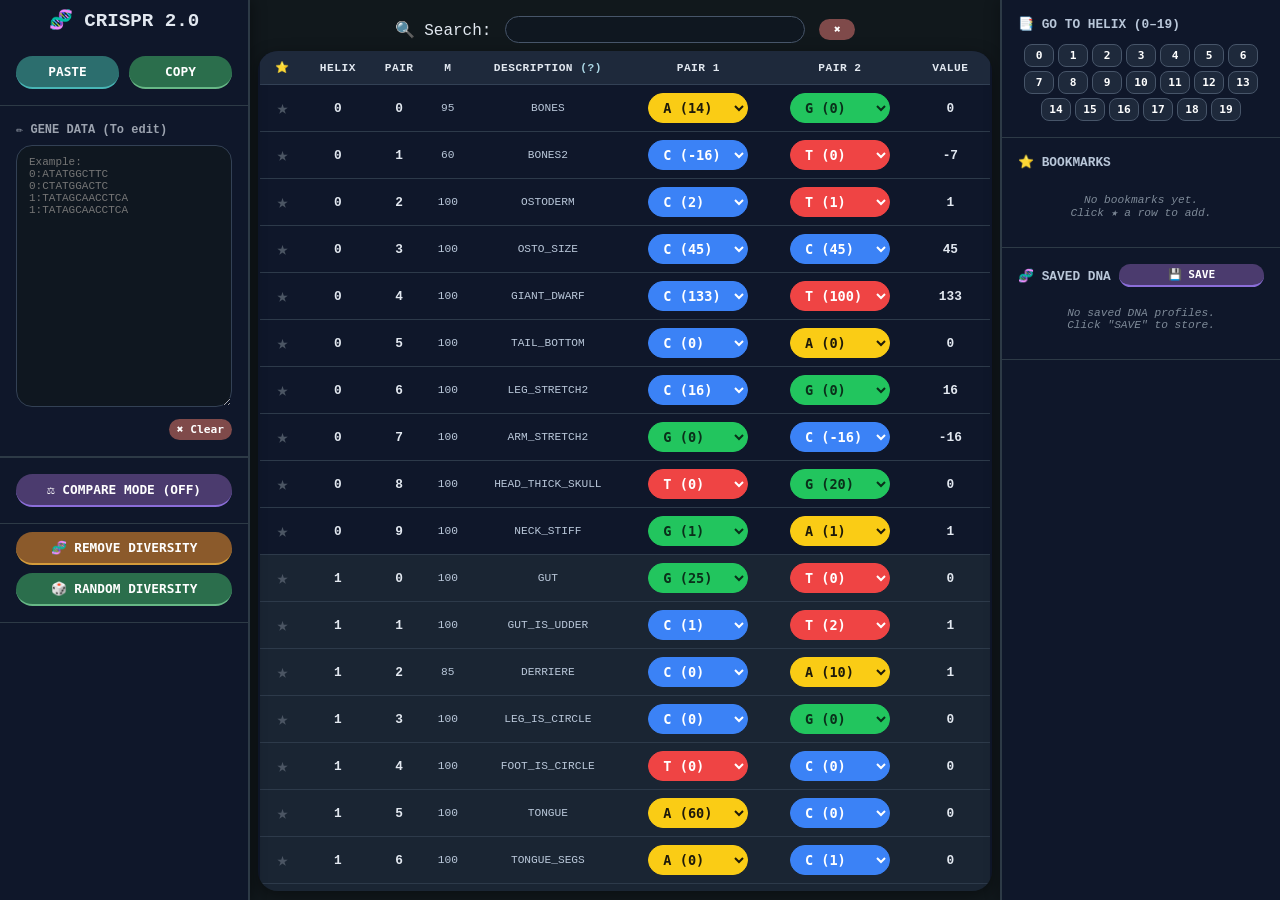
<file: crispr.html>
<!DOCTYPE html>
<html lang="en">
<head>
    <meta charset="UTF-8">
    <meta name="viewport" content="width=device-width, initial-scale=1.0, user-scalable=yes">
    <title>CRISPR 2.0</title>
    <style>
* {
  box-sizing: border-box;
  font-family: "Segoe UI", "Roboto", "Courier New", monospace;
}
body {
  background: #1e2a2e;
  margin: 0;
  padding: 0;
  height: 100vh;
  overflow: hidden;
  color: #e2e8f0;
  display: flex;
  align-items: flex-start;
  justify-content: center;
}
.app-layout {
  display: flex;
  height: 100vh;
  width: 100%;
  max-width: 1350px;
  margin: 0 auto;
  background: #11181c;
  overflow: hidden;
  box-shadow: 0 0 0 1px rgba(0, 0, 0, 0.2);
}
.left-sidebar {
  width: 250px;
  background: #0f172a;
  border-right: 2px solid #2d3a46;
  display: flex;
  flex-direction: column;
  overflow-y: auto;
  flex-shrink: 0;
  box-shadow: 4px 0 12px rgba(0, 0, 0, 0.3);
  z-index: 10;
}
.sidebar-header,
.controls-section,
.textarea-section {
  text-align: center;
}
.sidebar-header h1 {
  font-size: 1.2rem;
  margin: 8px 0 8px 0;
  display: flex;
  align-items: center;
  justify-content: center;
  gap: 8px;
}
.controls-section {
  padding: 16px;
  border-bottom: 1px solid #2d3a46;
}
.textarea-section {
  padding: 16px;
  border-bottom: 1px solid #2d3a46;
}
.textarea-section label {
  font-size: 0.75rem;
  font-weight: bold;
  display: block;
  margin-bottom: 8px;
  color: #9ca3af;
  text-align: left;
}
.left-sidebar textarea {
  background: #0f1720;
  border: 1px solid #334155;
  color: #cbd5e6;
  border-radius: 16px;
  padding: 10px 12px;
  font-family: "Courier New", monospace;
  font-size: 11px;
  resize: vertical;
  width: 100%;
  text-align: left;
}
.btn-group {
  display: flex;
  gap: 10px;
  flex-wrap: wrap;
  justify-content: center;
}
button {
  background: #2d3e44;
  border: none;
  padding: 8px 16px;
  border-radius: 40px;
  font-weight: bold;
  font-size: 0.8rem;
  cursor: pointer;
  transition: all 0.2s ease;
  color: white;
  font-family: monospace;
  font-weight: 600;
  flex: 1;
  min-width: 80px;
}
button.primary {
  background: #2c6e6e;
  border-bottom: 2px solid #48b5b5;
}
button.success {
  background: #2b6e4c;
  border-bottom: 2px solid #67b886;
}
button.compare-toggle {
  background: #4b3b6e;
  border-bottom: 2px solid #8b6ed9;
}
button.compare-toggle.active {
  background: #6b4e9e;
  border-bottom-color: #c49eff;
}
button.small {
  padding: 4px 8px;
  font-size: 0.7rem;
  min-width: auto;
}
button.icon-btn {
  padding: 4px 8px;
  font-size: 0.7rem;
  min-width: auto;
  background: #4b5563;
  border-bottom: none;
}
button.icon-btn:hover {
  background: #6b7280;
}
button.clear-btn {
  background: #7f4a4a;
  border-bottom: none;
  padding: 4px 8px;
  font-size: 0.7rem;
  min-width: auto;
}
button.clear-btn:hover {
  background: #9b5e5e;
}
.textarea-with-clear {
  display: flex;
  flex-direction: column;
  gap: 8px;
}
.clear-textarea-btn {
  align-self: flex-end;
  margin-top: 4px;
}
.right-sidebar {
  width: 280px;
  background: #0f172a;
  border-left: 2px solid #2d3a46;
  display: flex;
  flex-direction: column;
  overflow-y: auto;
  flex-shrink: 0;
  box-shadow: -4px 0 12px rgba(0, 0, 0, 0.2);
  z-index: 10;
}
.helix-nav,
.bookmarks-section,
.saved-dna-section {
  text-align: center;
  padding: 16px;
  border-bottom: 1px solid #2d3a46;
}
.helix-nav h3,
.bookmarks-section h3,
.saved-dna-section h3 {
  font-size: 0.8rem;
  margin: 0 0 12px 0;
  color: #b9c7d9;
  display: flex;
  align-items: center;
  gap: 8px;
  justify-content: space-between;
}
.saved-dna-section h3 {
  margin-bottom: 8px;
}
.helix-buttons {
  display: flex;
  flex-wrap: wrap;
  gap: 4px;
  justify-content: center;
}
.helix-btn {
  background: #1e293b;
  border: 1px solid #475569;
  padding: 4px 4px;
  border-radius: 8px;
  font-size: 0.7rem;
  font-weight: bold;
  cursor: pointer;
  transition: all 0.1s;
  font-family: monospace;
  min-width: 30px;
  max-width: 30px;
}
.helix-btn:hover {
  background: #3b4e6b;
}
.bookmarks-list,
.saved-dna-list {
  max-height: 340px;
  overflow-y: auto;
  text-align: left;
}
.bookmark-item,
.dna-item {
  display: flex;
  justify-content: space-between;
  align-items: center;
  padding: 6px 8px;
  margin: 4px 0;
  background: #1e293b;
  border-radius: 8px;
  font-size: 0.7rem;
  font-family: monospace;
  cursor: pointer;
  transition: all 0.1s;
}
.bookmark-item:hover,
.dna-item:hover {
  background: #2d3e44;
}
.bookmark-info,
.dna-info {
  flex: 1;
  overflow: hidden;
  text-overflow: ellipsis;
  white-space: nowrap;
  display: flex;
  align-items: center;
  gap: 8px;
}
.bookmark-info strong {
  color: #facc15;
}
.bookmark-value-badge {
  display: inline-block;
  padding: 2px 6px;
  border-radius: 20px;
  font-size: 0.65rem;
  font-weight: bold;
  margin-left: 6px;
}
.remove-bookmark,
.delete-dna,
.compare-load-btn {
  background: #7f4a4a;
  border: none;
  padding: 2px 8px;
  border-radius: 20px;
  font-size: 0.65rem;
  cursor: pointer;
  margin-left: 8px;
  flex: 0;
  min-width: auto;
}
.compare-load-btn {
  background: #4b3b6e;
  border-bottom: 2px solid #8b6ed9;
  font-weight: bold;
}
.compare-load-btn:hover {
  background: #6b4e9e;
  filter: brightness(1.05);
}
.main-content {
  flex: 1;
  overflow-y: auto;
  overflow-x: auto;
  padding: 8px 8px;
  background: #11181c;
  position: relative;
  min-width: 0;
}
.table-wrapper {
  background: #0f172a;
  border-radius: 20px;
  overflow-x: hidden;
  overflow-y: auto;
  max-height: calc(100vh - 60px);
  box-shadow: 0 4px 16px rgba(0, 0, 0, 0.4);
  width: 100%;
}
.gene-table {
  width: auto;
  min-width: 730px;
  border-collapse: collapse;
  font-size: 12px;
  font-family: "Courier New", "Fira Code", monospace;
  margin: 0 auto;
}
.gene-table thead tr:first-child th {
  position: sticky;
  top: 0;
  z-index: 20;
  background: #1e293b;
  border-bottom: 1px solid #334155;
}

.gene-table th {
  background: #1e293b;
  color: #e2e8f0;
  padding: 10px 8px;
  font-weight: 700;
  font-size: 0.7rem;
  text-transform: uppercase;
  letter-spacing: 0.5px;
  text-align: center;
}
.filter-cell {
  display: flex;
  align-items: center;
  gap: 6px;
  justify-content: center;
}
.filter-input {
  flex: 1;
  background: #0f1720;
  border: 1px solid #475569;
  margin: 8px;
  color: #e2e8f0;
  border-radius: 20px;
  padding: 6px 12px;
  font-size: 0.7rem;
  font-family: monospace;
  text-align: center;
  max-width: 300px;
}
.clear-filter-btn {
  width: 36px;
  max-width: 36px;
  min-width: auto;
  background: #7f4a4a;
  border: none;
  padding: 4px 8px;
  border-radius: 20px;
  font-size: 0.7rem;
  cursor: pointer;
  color: white;
  font-weight: bold;
}
.clear-filter-btn:hover {
  background: #9b5e5e;
}
.gene-table td {
  padding: 8px 6px;
  border-bottom: 1px solid #2d3a4a;
  vertical-align: middle;
  text-align: center;
}
.gene-table tr.helix-even {
  background-color: #0f172a;
  scroll-margin-top: 36px;
}
.gene-table tr.helix-odd {
  background-color: #1a2533;
  scroll-margin-top: 36px;
}
.bookmark-col {
  width: 40px;
  text-align: center;
}
.bookmark-star {
  cursor: pointer;
  font-size: 1.2rem;
  transition: all 0.1s;
  display: inline-block;
}
.bookmark-star.bookmarked {
  color: #facc15;
  text-shadow: 0 0 2px #ffd966;
}
.bookmark-star:not(.bookmarked) {
  color: #4b5563;
}
.helix-col,
.pair-col {
  font-weight: bold;
  font-size: 0.8rem;
}
.desc-td {
  text-align: center;
  font-size: 0.7rem;
  color: #b9c7d9;
  max-width: 180px;
  white-space: nowrap;
  overflow-x: hidden;
  text-overflow: ellipsis;
  cursor: pointer;
}
.desc-td:hover {
  white-space: normal;
  word-break: break-word;
}
select.nuc-select {
  font-family: monospace;
  font-weight: bold;
  font-size: 0.85rem;
  border-radius: 28px;
  padding: 5px 10px;
  cursor: pointer;
  text-align: left;
  width: 100px;
  transition: 0.1s;
  border: 1px solid #4b5563;
  background-color: #0a0f18;
  color: white;
}
select.nuc-select.A-selected {
  background-color: #facc15;
  color: #1e1a0a;
  border-color: #facc15;
}
select.nuc-select.C-selected {
  background-color: #3b82f6;
  color: white;
  border-color: #3b82f6;
}
select.nuc-select.G-selected {
  background-color: #22c55e;
  color: #0a2f1a;
  border-color: #22c55e;
}
select.nuc-select.T-selected {
  background-color: #ef4444;
  color: white;
  border-color: #ef4444;
}
.final-value-badge {
  padding: 3px 10px;
  border-radius: 20px;
  display: inline-block;
  font-weight: bold;
  font-size: 0.8rem;
}

.helix-highlight {
  background-color: #2c6e6e !important;
  transition: background 0.1s;
}
.diff-highlight {
  background-color: rgba(255, 140, 100, 0.25) !important;
}
.toast {
  position: fixed;
  top: 50%;
  left: 50%;
  transform: translate(-50%, -50%);
  background: #2c6e6e;
  color: white;
  padding: 12px 24px;
  border-radius: 40px;
  font-size: 1rem;
  font-weight: bold;
  z-index: 1000;
  box-shadow: 0 4px 12px rgba(0, 0, 0, 0.3);
  transition: opacity 0.3s;
  opacity: 0;
  pointer-events: none;
  text-align: center;
  white-space: nowrap;
}
.toast.show {
  opacity: 1;
}
.empty-bookmarks {
  color: #7e8a98;
  font-style: italic;
  text-align: center;
  padding: 12px;
  font-size: 0.7rem;
}

button.diversity-remove {
  background: #8b5a2b;
  border-bottom: 2px solid #d49b3a;
  transition: all 0.2s;
}
button.diversity-remove:hover {
  background: #a06d36;
  transform: scale(0.98);
}
button.random-diversity {
  background: #2b6e4c;
  border-bottom: 2px solid #67b886;
}
button.random-diversity:hover {
  background: #348e5c;
  transform: scale(0.98);
}
/* Style the dropdown options with nucleotide colors and thick border */
select.nuc-select option {
  background-color: #0a0f18;
  color: white;
  transition: all 0.1s ease;
  border: 3px solid white !important;
  border-radius: 8px;
  margin: 2px;
  padding: 4px 8px;
}

/* Override browser hover effect */
select.nuc-select option:hover,
select.nuc-select option:focus,
select.nuc-select option:active {
  filter: brightness(0.85);
  border-color: #fff !important;
  font-weight: bold;
}
a,
a:link,
a:visited,
a:hover,
a:active {
  color: #add8e6; /* Example: Light Blue */
  font-weight: bold;
  text-decoration: none; /* Optional: adds underline back */
  
}

    </style>
</head>
<body>
<div class="app-layout">
  <!-- LEFT SIDEBAR -->
  <div class="left-sidebar">
    <div class="sidebar-header">
      <h1>🧬 CRISPR 2.0</h1>
    </div>

    <div class="controls-section">
      <div class="btn-group">
        <button id="pasteBtn" class="primary">PASTE</button>
        <button id="exportBtn" class="success">COPY</button>
      </div>
    </div>

    <div class="textarea-section">
      <label>✏️ GENE DATA (To edit)</label>
      <div class="textarea-with-clear">
        <textarea id="rawGeneInput" rows="20" placeholder='Example:
0:ATATGGCTTC
0:CTATGGACTC
1:TATAGCAACCTCA
1:TATAGCAACCTCA'></textarea>
        <button id="clearRawBtn" class="clear-btn clear-textarea-btn">✖ Clear</button>
      </div>
    </div>

    <!-- Compare Mode Toggle + compare textarea -->
    <div class="controls-section textarea-section" style="border-top: 1px solid #2d3a46;">
      <div class="btn-group">
        <button id="toggleCompareBtn" class="compare-toggle">⚖️ COMPARE MODE (OFF)</button>
      </div>
      <div id="compareArea" style="display: none; margin-top: 12px;">
        <label>📊 GENE DATA (To compare)</label>
        <div class="textarea-with-clear">
          <textarea id="compareGeneInput" rows="10" placeholder='Paste reference genes:
0:ATATGGCTTC
0:CTATGGACTC
...'></textarea>
          <button id="clearCompareBtn" class="clear-btn clear-textarea-btn">✖ Clear</button>
        </div>
      </div>
    </div>

    <!-- NEW: REMOVE DIVERSITY BUTTON (below compare section) -->
    <div class="controls-section" style="border-top: none; padding-top: 8px; padding-bottom: 16px">
      <div class="btn-group" style="flex-direction: column; gap: 8px;">
        <button id="removeDiversityBtn" class="diversity-remove" style="background: #8b5a2b; border-bottom-color: #d49b3a;">🧬 REMOVE DIVERSITY</button>
        <button id="randomDiversityBtn" class="random-diversity" style="background: #2b6e4c; border-bottom-color: #67b886;">🎲 RANDOM DIVERSITY</button>
      </div>
    </div>
  </div>

  <!-- MAIN TABLE AREA -->
  <div class="main-content" id="mainContent">
    <div class="filter-cell"><label>🔍 Search: </label><input type="text" id="filterInput" class="filter-input" placeholder="" value=""><button id="clearFilterBtn" class="clear-filter-btn">✖</button> </div>
    <div class="table-wrapper">
      <table class="gene-table" id="geneTable">
        <thead id="dynamicThead"></thead>
        <tbody id="tableBody"></tbody>
      </table>
    </div>
  </div>

  <!-- RIGHT SIDEBAR: helix jump + bookmarks + saved DNA -->
  <div class="right-sidebar">
    <div class="helix-nav">
      <h3>📑 GO TO HELIX (0–19)</h3>
      <div class="helix-buttons" id="helixNavButtons"></div>
    </div>

    <div class="bookmarks-section">
      <h3>⭐ BOOKMARKS <span style="font-size:0.65rem;"></span></h3>
      <div id="bookmarksList" class="bookmarks-list">
        <div class="empty-bookmarks">No bookmarks yet.<br>Click ★ a row to add.</div>
      </div>
    </div>

    <div class="saved-dna-section">
      <h3>
        🧬 SAVED DNA
        <button id="saveDnaBtn" class="primary" style="background: #4b3b6e; border-bottom-color: #8b6ed9; padding: 4px 12px; font-size: 0.7rem;">💾 SAVE</button>
      </h3>
      <div id="savedDnaList" class="saved-dna-list">
        <div class="empty-bookmarks">No saved DNA profiles.<br>Click "SAVE" to store.</div>
      </div>
    </div>
  </div>
</div>

<div id="toast" class="toast"></div>

<script>
// ========== FULL MAPPING h,p,description,priority,a,c,g,t,m,s ==========
const ORIGINAL_MAPPING = [
  [0, 1, "BONES", "GCAT", 14, -14, 0, 0, 95, 100],
  [0, 2, "BONES2", "TGCA", 0, -16, 16, 0, 60, 100],
  [0, 3, "OSTODERM", "GATC", 0, 2, 1, 1, 100, 1],
  [0, 4, "OSTO_SIZE", "TACG", 15, 45, 30, 30, 100, 100],
  [0, 5, "GIANT_DWARF", "GACT", 66, 133, 100, 100, 100, 100],
  [0, 6, "TAIL_BOTTOM", "GTCA", 0, 0, 0, 1, 100, 1],
  [0, 7, "LEG_STRETCH2", "ATCG", 0, 16, 0, -16, 100, 100],
  [0, 8, "ARM_STRETCH2", "TCAG", 16, -16, 0, 0, 100, 100],
  [0, 9, "HEAD_THICK_SKULL", "TGAC", 0, 0, 20, 0, 100, 100],
  [0, 10, "NECK_STIFF", "CATG", 1, 0, 1, 0, 100, 1],
  [1, 1, "GUT", "TGAC", 45, 0, 25, 0, 100, 100],
  [1, 2, "GUT_IS_UDDER", "ACGT", 0, 1, 0, 2, 100, 1],
  [1, 3, "DERRIERE", "CTGA", 10, 0, 70, 40, 85, 100],
  [1, 4, "LEG_IS_CIRCLE", "ATGC", 0, 0, 0, 1, 100, 1],
  [1, 5, "FOOT_IS_CIRCLE", "GACT", 1, 0, 0, 0, 100, 1],
  [1, 6, "TONGUE", "CGAT", 60, 0, 40, 0, 100, 100],
  [1, 7, "TONGUE_SEGS", "ACGT", 0, 1, 2, 0, 100, 1],
  [1, 8, "BELLY_ALT", "TACG", 1, 2, 1, 0, 100, 1],
  [1, 9, "PAT_BELLY", "ACTG", 100, 50, 75, 33, 100, 100],
  [1, 10, "LITTER_SIZE", "CTAG", 3, 1, 5, 2, 100, 1],
  [1, 11, "OLD_AGE", "TACG", 0, -1, 2, 0, 100, 1],
  [1, 12, "OMNIVORE", "CATG", 1, 0, 0, 0, 100, 1],
  [1, 13, "LIMP", "AGTC", 0, 2, 1, 0, 100, 1],
  [2, 1, "MUSCLE_USE", "CTAG", 80, 100, 100, 50, 100, 100],
  [2, 2, "TAIL_STIFF", "ATGC", 0, 1, 0, 1, 100, 1],
  [2, 3, "LEG_FLEXIBILITY", "GTCA", 50, 40, 30, 20, 80, 1],
  [2, 4, "LEG_FLEX_BIAS", "CGAT", 10, 15, 20, -10, 100, 1],
  [2, 5, "TAIL_FLEXIBILITY", "GTAC", 45, 15, 135, 90, 100, 1],
  [2, 6, "TAIL_SPEED", "GCAT", 60, 200, 60, 0, 100, 10],
  [2, 7, "LEG_AND_ARM_LIMP", "TAGC", 0, 1, 0, 0, 100, 1],
  [2, 8, "ARM_STRENGTH", "ATCG", 95, 80, 104, 120, 60, 100],
  [2, 9, "ARM_FLEXIBILITY", "ACTG", 30, 20, 30, 40, 100, 1],
  [2, 10, "ARM_FLEX_BIAS", "GCTA", 0, 20, 15, 10, 100, 1],
  [2, 11, "NECK_FLEXIBILITY", "GTCA", 0, 40, 23, 10, 100, 1],
  [2, 12, "NECK_FLEX_BIAS", "GATC", 0, 30, -8, -25, 100, 1],
  [2, 13, "BRAIN_SPASTIC", "TGAC", 2, 0, 1, 0, 100, 1],
  [3, 1, "SPLAY", "ACTG", 0, 10, 45, -5, 100, 1],
  [3, 2, "LEG_IN", "CGAT", 6, 0, 18, 0, 50, 100],
  [3, 3, "LEG_IN2", "CGAT", 0, 0, 13, 1, 100, 100],
  [3, 4, "TAIL_ANGLE", "GCAT", 135, 90, 45, 60, 100, 1],
  [3, 5, "TAIL_JOINT_TYPE", "ATGC", 0, 0, 0, 1, 100, 1],
  [3, 6, "LEG_JOINT_TYPE", "AGTC", 0, 0, 1, 2, 100, 1],
  [3, 7, "HAS_KNEE", "TCGA", 0, 1, 0, 0, 100, 1],
  [3, 8, "KNEE_MIN", "CGAT", -15, 0, -90, 0, 100, 1],
  [3, 9, "KNEE_MAX", "TAGC", 90, 20, 45, 20, 100, 1],
  [3, 10, "ARM_JOINT_TYPE", "GCTA", 0, 1, 0, 2, 100, 1],
  [3, 11, "HAS_ELBOW", "CATG", 1, 0, 0, 0, 100, 1],
  [3, 12, "ELBOW_RANGE", "CTAG", 10, 30, 30, 90, 100, 1],
  [3, 13, "NECK_JOINT_TYPE", "TGCA", 0, 2, 0, 1, 100, 1],
  [3, 14, "HEAD_JOINTED", "CATG", 1, 0, 0, 0, 100, 1],
  [3, 15, "STIFF_JOINTS", "CGAT", 50, 0, 18, 0, 100, 100],
  [4, 1, "LEG_TAG", "ATGC", 1, 3, 4, 2, 100, 1],
  [4, 2, "LEG_HAS_FOOT", "GACT", 1, 0, 1, 0, 100, 1],
  [4, 3, "LEG_COUNT", "CGTA", 7, 1, 1, 2, 100, 1],
  [4, 4, "LEG_THRUST_BACK", "GCTA", 2, 1, 0, 0, 100, 1],
  [4, 5, "ARM_TAG", "GTAC", 4, 3, 1, 2, 100, 1],
  [4, 6, "ARM_HAS_HAND", "CGTA", 0, 1, 0, 1, 100, 1],
  [4, 7, "NECK_TAG", "AGTC", 4, 2, 3, 1, 100, 1],
  [4, 8, "NECK_SLOUCH", "CTGA", 0, 0, 20, 50, 60, 100],
  [4, 9, "NECK_ONTOP", "GTCA", 20, 70, 0, 50, 100, 100],
  [4, 10, "BREAK_FORCE", "GATC", 50, 30, 0, 0, 100, 10],
  [4, 11, "EAR_X", "TAGC", 100, 0, 50, 0, 90, 100],
  [5, 1, "QUADRUPED", "CGAT", 1, 1, 0, 0, 100, 1],
  [5, 2, "BIPED", "TAGC", 1, 1, 0, 0, 100, 1],
  [5, 3, "UPARM_TAG", "ATCG", 0, 1, 4, 2, 100, 1],
  [5, 4, "UPARM_Y", "CTAG", 30, 30, 50, 10, 80, 100],
  [5, 5, "UPARM_GOOFY", "ACGT", 0, 1, 2, 3, 100, 1],
  [5, 6, "ARM_FORWARD", "CTGA", 40, -20, 60, 0, 100, 1],
  [5, 7, "UPARM_ANGLE", "GCAT", -30, 30, 0, -45, 100, 1],
  [5, 8, "WHITE_IS_LETHAL", "AGCT", 0, 0, 1, 0, 100, 1],
  [6, 1, "SIZE", "ATGC", 100, 75, 35, 50, 95, 100],
  [6, 2, "ASPECT", "GCAT", 150, 310, 200, 250, 95, 100],
  [6, 3, "SKINNY", "GACT", 200, 100, 100, 75, 100, 100],
  [6, 4, "CHEST_BIG", "ATCG", 104, 108, 102, 102, 100, 100],
  [6, 5, "CHEST_SMALL", "GCTA", 95, 100, 95, 90, 100, 100],
  [6, 6, "NECK_TYPE", "TACG", 1, 2, 0, 1, 100, 1],
  [6, 7, "NECK_LENGTH", "ATGC", 60, 30, 90, 70, 90, 100],
  [6, 8, "NECK_GIRAFFE", "TCAG", 85, 0, 120, 110, 90, 100],
  [6, 9, "NECK_THICKNESS", "CGTA", 80, 95, 110, 120, 60, 100],
  [6, 10, "NECK_ANGLE", "TACG", 30, 60, 75, 45, 90, 1],
  [6, 11, "NECK_COCK", "CGAT", 20, 0, 30, -25, 100, 1],
  [7, 1, "TAIL_TAG", "TAGC", 4, 1, 2, 3, 100, 1],
  [7, 2, "TAIL_EXISTS", "GCAT", 1, 0, 1, 2, 100, 1],
  [7, 3, "TAIL_SIZE", "GCAT", 120, 80, 100, 140, 60, 100],
  [7, 4, "TAIL_SHORT", "CAGT", 50, 100, 35, 100, 100, 100],
  [7, 5, "TAIL_ASPECT", "AGCT", 20, 30, 10, 20, 90, 100],
  [7, 6, "TAIL_SHAPE", "AGTC", 2, 6, 1, 5, 100, 1],
  [7, 7, "TAIL_SEGMENTS", "GTCA", 5, 3, 3, 0, 100, 1],
  [7, 8, "TAIL_WAG", "CTGA", 0, 1, 0, 0, 100, 1],
  [8, 1, "LEG_TYPE", "TACG", 2, 0, 1, 1, 100, 1],
  [8, 2, "LEG_LENGTH", "CATG", 50, 80, 100, 120, 90, 100],
  [8, 3, "LEG_STRETCH", "GACT", 14, -14, 0, 0, 60, 100],
  [8, 4, "LEG_SKEW", "TCGA", 0, 24, -16, 0, 60, 100],
  [8, 5, "LEG_STRENGTH", "GCTA", 104, 120, 95, 80, 60, 100],
  [8, 6, "LEG_PENCIL", "ATGC", 0, 0, 0, 10, 100, 100],
  [8, 7, "ARM_TYPE", "CGAT", 0, 1, 2, 0, 100, 1],
  [8, 8, "ARM_LENGTH", "ATCG", 80, 120, 25, 50, 90, 100],
  [8, 9, "ARM_STRETCH", "GACT", 14, -14, 0, 0, 60, 100],
  [8, 10, "ARM_SKEW", "TCGA", 0, 20, -20, 0, 100, 100],
  [8, 11, "ARM_NODE_SCALE", "CTGA", 100, 100, 130, 70, 50, 100],
  [9, 1, "HAS_FOOT", "TACG", 0, 1, 0, 1, 100, 1],
  [9, 2, "FOOT_SIZE", "GTAC", 12, 30, 0, 20, 60, 100],
  [9, 3, "FOOT_CLOWN", "GTAC", 0, 0, 0, 30, 100, 100],
  [9, 4, "FOOT_THICKNESS", "TCAG", 30, 15, 7, 20, 80, 100],
  [9, 5, "FOOT_TOE", "AGCT", 100, 50, 0, 100, 100, 100],
  [9, 6, "FOOT_BACKWARDS", "AGCT", 0, 0, 1, 2, 100, 1],
  [9, 7, "HAS_HAND", "CGTA", 1, 0, 1, 0, 100, 1],
  [9, 8, "HAND_WIDTH", "GACT", 7, 20, 0, 0, 100, 100],
  [9, 9, "HAND_LENGTH", "CGAT", 15, 20, 30, 20, 90, 100],
  [9, 10, "HAND_FINGER", "CTGA", 50, 0, 0, 100, 80, 100],
  [9, 11, "SKIN_HANDS", "GCAT", 0, 1, 0, 2, 100, 1],
  [10, 1, "HEAD_SIZE", "GCTA", 75, 50, 100, 133, 95, 100],
  [10, 2, "HEAD_X_GROWTH", "ACGT", 0, 5, 10, -5, 100, 100],
  [10, 3, "HEAD_Y_GROWTH", "TACG", 5, -5, 0, 0, 100, 100],
  [10, 4, "HEAD_ASPECT", "TCAG", 250, 175, 300, 200, 85, 100],
  [10, 5, "HEAD_SQUARE", "CTAG", 100, 0, 0, 150, 100, 100],
  [10, 6, "HEAD_HAS_BACK", "GTCA", 1, 0, 11, 0, 100, 1],
  [10, 7, "HEAD_GIANT", "CTAG", 180, 100, 100, 200, 90, 100],
  [10, 8, "HEAD_SHRUNK", "CATG", 70, 100, 100, 50, 90, 100],
  [10, 9, "HEAD_CHIMERA", "ATCG", 0, 0, 0, 1, 100, 1],
  [10, 10, "EYEBOX_X", "AGCT", 33, 50, 0, 15, 90, 100],
  [10, 11, "EYEBOX_Y", "CGTA", -25, -100, 0, -50, 100, 100],
  [10, 12, "EYEBOX_SIZE", "ATGC", 25, 50, 33, 15, 60, 100],
  [10, 13, "SKIN_HEAD", "GCAT", 0, 1, 0, 2, 100, 1],
  [11, 1, "EYE_STYLE", "CATG", 2, 1, 0, 1, 100, 1],
  [11, 2, "BUGEYE", "GACT", 1, 0, 0, 2, 100, 1],
  [11, 3, "EYE_SIZE", "ACTG", 50, 75, 50, 125, 100, 100],
  [11, 4, "PUPIL_SIZE", "CAGT", 80, 66, 40, 40, 100, 100],
  [11, 5, "HAS_PUPIL", "ATCG", 1, 0, 0, 0, 100, 1],
  [11, 6, "BROW_SIZE", "GATC", 150, 0, 0, 125, 100, 100],
  [11, 7, "BROW_SLANT", "GTAC", 15, 0, 0, -15, 100, 1],
  [11, 8, "EYE_HUE", "GCTA", 198, 237, 36, 153, 100, 1],
  [11, 9, "EAR_STYLE", "TGCA", 0, 0, 2, 1, 100, 1],
  [11, 10, "EAR_SHAPE", "CGAT", 4, 2, 1, 2, 100, 1],
  [11, 11, "EAR_SIZE", "TCGA", 40, 30, 10, 20, 70, 100],
  [11, 12, "EAR_ASPECT", "ATCG", 100, 300, 100, 250, 100, 100],
  [11, 13, "EAR_SLANT", "GACT", 100, 50, 0, -33, 70, 100],
  [11, 14, "EAR_INTERIOR", "TAGC", 0, 0, 0, 5, 100, 100],
  [11, 15, "EAR_FLOP", "CTAG", 60, 0, 200, 30, 100, 1],
  [12, 1, "TEETH_SHAPE", "TCGA", 3, 1, 2, 0, 100, 1],
  [12, 2, "HAS_MOUTH", "TCGA", 1, 1, 0, 1, 100, 1],
  [12, 3, "MOUTH_Y", "CGAT", 50, 70, 84, 100, 80, 100],
  [12, 4, "MOUTH_SIZE", "CTGA", 40, 20, 10, 30, 70, 100],
  [12, 5, "JAW", "CAGT", 15, 0, -8, -13, 50, 100],
  [12, 6, "TEETH_UPPER", "GATC", 0, 0, 1, 0, 100, 1],
  [12, 7, "TEETH_UPPER2", "CATG", 0, 1, 0, 0, 100, 1],
  [12, 8, "NOSE_STYLE", "GTCA", 0, 3, 1, 2, 100, 1],
  [12, 9, "NOSE_INNY", "GCTA", 0, 1, 0, 0, 100, 1],
  [12, 10, "NOSE_Y", "CTAG", 50, 0, 0, 100, 90, 100],
  [12, 11, "NOSE_SIZE", "AGCT", 10, 20, 5, 100, 70, 100],
  [12, 12, "NOSE_INTERIOR", "ATGC", 0, 0, 50, 100, 100, 100],
  [12, 13, "FLU_IMMUNITY", "CATG", 0, 0, 1, 0, 100, 1],
  [13, 1, "HAS_ANTLERS", "CTGA", 1, 1, 1, 0, 100, 1],
  [13, 2, "ANTLER_X", "TGAC", 2, 1, 0, 1, 100, 1],
  [13, 3, "ANTLER_W", "TACG", 12, 8, 12, 15, 100, 100],
  [13, 4, "ANTLER_H", "TACG", 45, 100, 25, 65, 80, 100],
  [13, 5, "ANTLER_TAPER", "CGAT", 50, 0, 100, 100, 100, 100],
  [13, 6, "ANTLER_POM", "CTGA", 100, 0, 200, 150, 100, 100],
  [13, 7, "ANTLER_COLOR", "ACGT", 2, 8, 1, 3, 100, 1],
  [13, 8, "POM_COLOR", "GCTA", 17, 0, 2, 1, 100, 1],
  [13, 9, "POM_USECOLOR", "GTAC", 0, 0, 1, 0, 100, 1],
  [13, 10, "HAT_POM", "TGAC", 50, 0, 25, 0, 100, 100],
  [13, 11, "HAT_POM_IS_LID", "TAGC", 1, 0, 0, 0, 100, 1],
  [14, 1, "ANTLER_REC", "TAGC", 1, 0, 3, 2, 100, 1],
  [14, 2, "ANTLER_REC2", "CTGA", 0, 2, 3, 1, 100, 1],
  [14, 3, "ANTLER_FLIP", "TACG", 0, 0, 0, 1, 100, 1],
  [14, 4, "ANTLER_MOD", "TCAG", 1, 2, 3, 3, 100, 1],
  [14, 5, "ANTLER_SCALEH", "GCTA", 100, 75, 100, 40, 80, 100],
  [14, 6, "ANTLER_SCALEW", "TCGA", 100, 75, 50, 100, 100, 100],
  [14, 7, "ANTLER_ANGLE", "GATC", -45, 25, 45, -25, 100, 1],
  [14, 8, "ANTLER_ANGLE2", "ACTG", 45, -45, -90, 90, 100, 1],
  [14, 9, "ANTLER_ANGLE_RAND", "GTAC", 45, 15, 0, 5, 100, 1],
  [14, 10, "ANTLER_T1", "CGAT", 40, 0, 100, 25, 100, 100],
  [14, 11, "ANTLER_T2", "ATGC", 100, 25, 0, 40, 100, 100],
  [15, 1, "HAT_EXISTS", "ACTG", 1, 0, 0, 0, 100, 1],
  [15, 2, "HAT_SIZE", "CATG", 40, 60, 20, 100, 85, 100],
  [15, 3, "HAT_RAKE", "AGTC", 0, 0, 25, -15, 100, 100],
  [15, 4, "HAT_ASPECT", "ATGC", 100, 100, 200, 300, 85, 100],
  [15, 5, "HAT_TAPER", "TGCA", 0, 50, 100, 0, 100, 100],
  [15, 6, "HAT_CLONE", "CGTA", 0, 0, 33, 66, 100, 100],
  [15, 7, "HAT_BACK_SCALE", "TAGC", 0, 100, 60, 100, 100, 100],
  [15, 8, "HAT_FRONT_SCALE", "CGTA", 100, 100, 0, 60, 100, 100],
  [15, 9, "HAT_BACK_ANGLE", "ACGT", 45, 90, 120, 60, 75, 1],
  [15, 10, "HAT_FRONT_ANGLE", "CGAT", -120, -45, -90, -60, 100, 1],
  [15, 11, "HAT_ANGLE_RAND", "TCGA", 15, 15, 45, 0, 100, 1],
  [15, 12, "HAT_FLIP", "TACG", 1, 0, 0, 0, 100, 1],
  [15, 13, "HAT_T", "GTAC", 40, 0, 0, 100, 100, 100],
  [16, 1, "BASE_BROWN", "ATCG", 0, 2, 0, 1, 100, 1],
  [16, 2, "BASE_BLACK", "TGCA", 1, 0, 1, 0, 100, 1],
  [16, 3, "BASE_RED", "GTCA", 3, 2, 0, 1, 100, 1],
  [16, 4, "BASE_GREEN", "TCAG", 2, 1, 3, 0, 70, 1],
  [16, 5, "GREEN_KNOCKOUT", "CAGT", 1, 0, 0, 0, 100, 1],
  [16, 6, "BASE_CREAM", "AGCT", 0, 0, 100, 0, 50, 100],
  [16, 7, "ALT_BLUE", "TAGC", 1, 3, 2, 0, 100, 1],
  [16, 8, "SPOT_YELLOW", "TGCA", 1, 0, 1, 0, 100, 1],
  [16, 9, "SKIN_HUE", "CGAT", 2, 0, 1, 3, 100, 1],
  [16, 10, "SKIN_HUE2", "TAGC", 1, 3, 2, 0, 100, 1],
  [16, 11, "SWAP_BASE_SPOT", "ATCG", 0, 0, 1, 1, 100, 1],
  [16, 12, "SWAP_ALT_SPOT", "TGCA", 1, 0, 1, 0, 100, 1],
  [16, 13, "WHITE", "TAGC", 0, 0, 0, 1, 100, 1],
  [16, 14, "NOSE_HUE", "GACT", 1, 2, 0, 3, 100, 1],
  [16, 15, "HOOF_COLOR", "CTAG", 2, 0, 0, 1, 100, 1],
  [17, 1, "AGOUTI", "ATGC", 1, 1, 0, 0, 100, 1],
  [17, 2, "FOOT_IS_HOOF", "GACT", 1, 0, 0, 1, 100, 1],
  [17, 3, "COON_EYE", "GCAT", 2, 1, 0, 0, 100, 1],
  [17, 4, "EAR_COMP", "GTCA", 1, 2, 0, 0, 100, 1],
  [17, 5, "TAIL_ALT", "CGTA", 0, 0, 1, 2, 100, 1],
  [17, 6, "PAT_SPLIT", "CGAT", 65, 0, 100, 0, 100, 100],
  [17, 7, "PAT_STRIPE", "CTAG", 51, 0, 0, 90, 100, 100],
  [17, 8, "PAT_SPOT", "ACGT", 0, 90, 51, 0, 100, 100],
  [17, 9, "PAT_PERLIN", "TCAG", 60, 100, 0, 0, 100, 100],
  [17, 10, "PAT_PERLIN2", "GTCA", 0, 60, 0, 100, 100, 100],
  [17, 11, "PAT_PERLIN_SIZE", "GACT", 2, 4, 8, 4, 100, 1],
  [18, 1, "NARCOLEPSY", "TCGA", 0, 0, 1, 0, 100, 1],
  [18, 2, "SPEED_FACTOR", "GCAT", 50, 30, 100, 133, 75, 100],
  [18, 3, "NECK_SPEED", "AGCT", 60, 50, 25, 10, 100, 10],
  [18, 4, "RAMPAGE", "GATC", 0, 1, 0, 0, 100, 1],
  [18, 5, "SPINAL_LOCO", "CTGA", 2, 0, 0, 1, 100, 1],
  [18, 6, "HIGH_INTELLECT", "CTAG", 0, 0, 1, 1, 100, 1],
  [18, 7, "L_LEG_SIGNAL", "GTCA", 2, 1, 1, 1, 100, 1],
  [18, 8, "L_ARM_SIGNAL", "CGAT", 2, 2, 2, 1, 100, 1],
  [18, 9, "L_TAIL_SIGNAL", "ACTG", 3, 1, 4, 2, 100, 1],
  [18, 10, "L_NECK_SIGNAL", "TGAC", 2, 3, 1, 4, 100, 1],
  [18, 11, "LOCO_SYNC", "CTGA", 0, 0, 0, 1, 100, 1],
  [19, 1, "L_LEG_FTOB_REACT", "TCAG", 1, 2, 3, 1, 100, 1],
  [19, 2, "L_LEG_FTOB_EVENT", "GATC", 1, 4, 3, 2, 100, 1],
  [19, 3, "L_LEG_BTOF_REACT", "ACGT", 2, 1, 2, 3, 100, 1],
  [19, 4, "L_LEG_BTOF_EVENT", "TGAC", 1, 4, 3, 2, 100, 1],
  [19, 5, "L_ARM_FTOB_REACT", "ACGT", 2, 1, 2, 3, 100, 1],
  [19, 6, "L_ARM_FTOB_EVENT", "TGAC", 2, 4, 1, 3, 100, 1],
  [19, 7, "L_ARM_BTOF_REACT", "GATC", 2, 3, 1, 1, 100, 1],
  [19, 8, "L_ARM_BTOF_EVENT", "CATG", 3, 2, 4, 1, 100, 1],
  [19, 9, "L_TAIL_FTOB_REACT", "CGAT", 3, 0, 1, 2, 100, 1],
  [19, 10, "L_TAIL_FTOB_EVENT", "TCGA", 4, 2, 3, 1, 100, 1],
  [19, 11, "L_TAIL_BTOF_REACT", "GTCA", 2, 3, 0, 1, 100, 1],
  [19, 12, "L_TAIL_BTOF_EVENT", "ATCG", 2, 3, 4, 1, 100, 1],
  [19, 13, "L_NECK_FTOB_REACT", "GTAC", 4, 2, 0, 1, 100, 1],
  [19, 14, "L_NECK_FTOB_EVENT", "CATG", 2, 1, 4, 3, 100, 1],
  [19, 15, "L_NECK_BTOF_REACT", "TCAG", 4, 1, 2, 0, 100, 1],
  [19, 16, "L_NECK_BTOF_EVENT", "TCAG", 3, 1, 4, 2, 100, 1]
];

const completeMapping = new Map();
for (const row of ORIGINAL_MAPPING) {
  const helix = row[0];
  const zeroBasedPair = row[1] - 1;
  const priorityOrder = row[3].split("");
  completeMapping.set(`${helix}:${zeroBasedPair}`, {
    helix,
    pair: zeroBasedPair,
    desc: row[2],
    priorityStr: row[3],
    priorityOrder,
    values: { A: row[4], C: row[5], G: row[6], T: row[7] },
    m: row[8], // dominance percentage
    s: row[9] // secondary field (stored but not used in main calc)
  });
}
const allEntries = Array.from(completeMapping.values()).sort(
  (a, b) => a.helix - b.helix || a.pair - b.pair
);

let currentGenePairs = [];
let compareModeActive = false;
let referenceMap = new Map();
let currentFilter = "";
let bookmarks = new Set();
let savedDna = [];

let toastTimeout = null;

function getRandomNuc() {
  return ["A", "C", "G", "T"][Math.floor(Math.random() * 4)];
}
function getDominantNuc(a1, a2, priorityOrder) {
  if (a1 === a2) return a1;
  const idx1 = priorityOrder.indexOf(a1);
  const idx2 = priorityOrder.indexOf(a2);
  if (idx1 === -1) return a2;
  if (idx2 === -1) return a1;
  return idx1 < idx2 ? a1 : a2;
}

function computeWeightedValue(entry, allele1, allele2) {
  const domNuc = getDominantNuc(allele1, allele2, entry.priorityOrder);
  const recNuc = domNuc === allele1 ? allele2 : allele1;
  const domVal = entry.values[domNuc];
  const recVal = entry.values[recNuc];
  const m = entry.m;
  if (m >= 100) return domVal; // pure dominant
  if (m <= 0) return recVal; // pure recessive
  const weighted = (domVal * m + recVal * (100 - m)) / 100;
  //return Math.round(weighted);
  return Math.floor(weighted);
}

function parseUserGenes(rawText) {
  const lines = rawText.split(/\r?\n/).filter((l) => l.trim());
  const helixSeqMap = new Map();
  function sanitizeNuc(c) {
    let upper = c.toUpperCase();
    if (upper === "A" || upper === "C" || upper === "G" || upper === "T")
      return upper;
    return getRandomNuc();
  }
  for (const line of lines) {
    const match = line.match(/^(\d+):(.*)$/);
    if (!match) continue;
    const helix = parseInt(match[1]);
    const seq = match[2].trim();
    if (!helixSeqMap.has(helix)) helixSeqMap.set(helix, []);
    const arr = helixSeqMap.get(helix);
    if (arr.length < 2) arr.push(seq);
  }
  const result = new Map();
  for (const [helix, seqs] of helixSeqMap) {
    if (seqs.length !== 2) continue;
    const left = seqs[0];
    const right = seqs[1];
    const maxLen = Math.max(left.length, right.length);
    for (let i = 0; i < maxLen; i++) {
      const pair = i;
      const key = `${helix}:${pair}`;
      if (completeMapping.has(key)) {
        const a1 = i < left.length ? sanitizeNuc(left[i]) : getRandomNuc();
        const a2 = i < right.length ? sanitizeNuc(right[i]) : getRandomNuc();
        result.set(key, { allele1: a1, allele2: a2 });
      }
    }
  }
  return result;
}

function buildFullGenePairs(userMap) {
  return allEntries.map((entry) => {
    const key = `${entry.helix}:${entry.pair}`;
    const user = userMap.get(key);
    return {
      ...entry,
      allele1: user ? user.allele1 : getRandomNuc(),
      allele2: user ? user.allele2 : getRandomNuc()
    };
  });
}

function updateReferenceMapFromText() {
  const raw = document.getElementById("compareGeneInput").value;
  const userMap = parseUserGenes(raw);
  const newMap = new Map();
  for (const entry of allEntries) {
    const key = `${entry.helix}:${entry.pair}`;
    const user = userMap.get(key);
    if (user) {
      const weightedVal = computeWeightedValue(
        entry,
        user.allele1,
        user.allele2
      );
      newMap.set(key, { weightedValue: weightedVal });
    } else {
      newMap.set(key, null);
    }
  }
  referenceMap = newMap;
}

function syncTextareaFromTable() {
  const helixMap = new Map();
  for (const gp of currentGenePairs) {
    if (!helixMap.has(gp.helix))
      helixMap.set(gp.helix, { left: [], right: [] });
    const entry = helixMap.get(gp.helix);
    entry.left.push(gp.allele1);
    entry.right.push(gp.allele2);
  }
  const lines = [];
  for (const [helix, seqs] of [...helixMap.entries()].sort(
    (a, b) => a[0] - b[0]
  )) {
    const formatted = helix.toString().padStart(2, "0");
    lines.push(`${formatted}:${seqs.left.join("")}`);
    lines.push(`${formatted}:${seqs.right.join("")}`);
  }
  document.getElementById("rawGeneInput").value = lines.join("\n");
}

function parseAndLoadFromTextarea() {
  const raw = document.getElementById("rawGeneInput").value;
  const userMap = parseUserGenes(raw);
  currentGenePairs = buildFullGenePairs(userMap);
  renderTable();
  renderBookmarksList();
}

function renderTable() {
  let filtered = currentGenePairs.filter((p) =>
    p.desc.toLowerCase().includes(currentFilter.toLowerCase())
  );
  const hasCompare = compareModeActive;
  const thead = document.getElementById("dynamicThead");
  thead.innerHTML = `<th style="width:45px;">⭐</th><th>Helix</th><th>Pair</th><th>m</th><th>Description <a href="https://horseygame.miraheze.org/wiki/Genome" target="_blank">(?)</a></th><th colspan="2">Pair 1</th><th colspan="2">Pair 2</th><th>Value</th>${
    hasCompare ? "<th>Compare</th>" : ""
  }`;

  let html = "";
  for (let idx = 0; idx < filtered.length; idx++) {
    const p = filtered[idx];
    const origIdx = currentGenePairs.findIndex(
      (gp) => gp.helix === p.helix && gp.pair === p.pair
    );
    const weightedVal = computeWeightedValue(p, p.allele1, p.allele2);
    const domNuc = getDominantNuc(p.allele1, p.allele2, p.priorityOrder);
    const rowClass = p.helix % 2 === 0 ? "helix-even" : "helix-odd";
    const isBookmarked = bookmarks.has(`${p.helix}:${p.pair}`);
    const createOptions = (currentNuc) =>
      p.priorityOrder
        .map(
          (nuc) =>
            `<option value="${nuc}" ${
              currentNuc === nuc ? "selected" : ""
            }>${nuc} (${p.values[nuc]})</option>`
        )
        .join("");

    let refCell = "",
      diffClass = "";
    if (hasCompare) {
      const refData = referenceMap.get(`${p.helix}:${p.pair}`);
      let refVal = null;
      if (refData) refVal = refData.weightedValue;
      if (refVal !== null && weightedVal !== refVal)
        diffClass = "diff-highlight";
      refCell = `<td class="compare-cell ${diffClass}"><span class="final-value-badge final-${domNuc}">${
        refVal !== null ? refVal : "—"
      }</span>`;
    }

    html += `<tr class="${rowClass}" data-helix="${p.helix}" data-pair="${
      p.pair
    }">
                <td class="bookmark-col"><span class="bookmark-star ${
                  isBookmarked ? "bookmarked" : ""
                }" onclick="toggleBookmarkFromTable(${p.helix}, ${
      p.pair
    })">★</span>
                <td class="helix-col">${p.helix}<td class="pair-col">${
      p.pair
    }<td class="desc-td">${p.m}
                <td class="desc-td" title="${p.desc}">${p.desc}
                <td colspan="2"><select class="nuc-select" data-idx="${origIdx}" data-side="1">${createOptions(
      p.allele1
    )}</select>
                <td colspan="2"><select class="nuc-select" data-idx="${origIdx}" data-side="2">${createOptions(
      p.allele2
    )}</select>
                <td class="value-cell ${diffClass}"><span class="final-value-badge final-${domNuc}">${weightedVal}</span>
                ${hasCompare ? refCell : ""}
            `;
  }
  document.getElementById("tableBody").innerHTML = html;
  attachSelectEvents();
}

function attachSelectEvents() {
  document.querySelectorAll(".nuc-select").forEach((select) => {
    const updateClass = () => {
      select.classList.remove(
        "A-selected",
        "C-selected",
        "G-selected",
        "T-selected"
      );
      if (select.value === "A") select.classList.add("A-selected");
      else if (select.value === "C") select.classList.add("C-selected");
      else if (select.value === "G") select.classList.add("G-selected");
      else if (select.value === "T") select.classList.add("T-selected");
    };
    updateClass();
    select.addEventListener("change", (e) => {
      const idx = parseInt(select.dataset.idx);
      const side = parseInt(select.dataset.side);
      if (!isNaN(idx) && idx < currentGenePairs.length) {
        if (side === 1) currentGenePairs[idx].allele1 = select.value;
        else currentGenePairs[idx].allele2 = select.value;
        syncTextareaFromTable();
        renderTable();
        renderBookmarksList();
      }
    });
  });
}

const filterInput = document.getElementById("filterInput");
filterInput.addEventListener("input", (e) => {
  currentFilter = e.target.value;
  renderTable();
});
document.getElementById("clearFilterBtn").addEventListener("click", () => {
  filterInput.value = "";
  currentFilter = "";
  renderTable();
});

function setupHelixNav() {
  const container = document.getElementById("helixNavButtons");
  const helixes = [...new Set(allEntries.map((e) => e.helix))].sort(
    (a, b) => a - b
  );
  helixes.forEach((h) => {
    const btn = document.createElement("button");
    btn.textContent = h;
    btn.classList.add("helix-btn");
    btn.addEventListener("click", () => {
      const firstRow = document.querySelector(`tr[data-helix="${h}"]`);
      if (firstRow) {
        firstRow.scrollIntoView({ behavior: "instant", block: "start" });
        highlightHelixRows(h);
      }
      btn.style.background = "#2c6e6e";
      setTimeout(() => (btn.style.background = "#1e293b"), 500);
    });
    container.appendChild(btn);
  });
}

function highlightHelixRows(helix) {
  document
    .querySelectorAll(`tr[data-helix="${helix}"]`)
    .forEach((row) => row.classList.add("helix-highlight"));
  setTimeout(
    () =>
      document
        .querySelectorAll(`tr[data-helix="${helix}"]`)
        .forEach((row) => row.classList.remove("helix-highlight")),
    1000
  );
}

function toggleCompareMode() {
  compareModeActive = !compareModeActive;
  const btn = document.getElementById("toggleCompareBtn"),
    area = document.getElementById("compareArea");
  if (compareModeActive) {
    btn.textContent = "⚖️ COMPARE MODE (ON)";
    btn.classList.add("active");
    area.style.display = "block";
    updateReferenceMapFromText();
  } else {
    btn.textContent = "⚖️ COMPARE MODE (OFF)";
    btn.classList.remove("active");
    area.style.display = "none";
    referenceMap.clear();
  }
  renderTable();
}
function onCompareInput() {
  if (compareModeActive) {
    updateReferenceMapFromText();
    renderTable();
  }
}

function loadBookmarks() {
  const saved = localStorage.getItem("horsey_bookmarks");
  if (saved) bookmarks = new Set(JSON.parse(saved));
  renderBookmarksList();
}
function saveBookmarks() {
  localStorage.setItem("horsey_bookmarks", JSON.stringify([...bookmarks]));
  renderBookmarksList();
  renderTable();
}
function toggleBookmark(helix, pair) {
  const key = `${helix}:${pair}`;
  if (bookmarks.has(key)) bookmarks.delete(key);
  else bookmarks.add(key);
  saveBookmarks();
}
window.toggleBookmarkFromTable = toggleBookmark;

function renderBookmarksList() {
  const container = document.getElementById("bookmarksList");
  if (bookmarks.size === 0) {
    container.innerHTML =
      '<div class="empty-bookmarks">No bookmarks yet.<br>Click ★ a row to add.</div>';
    return;
  }
  let html = "";
  for (const key of [...bookmarks].sort()) {
    const [h, p] = key.split(":").map(Number);
    const entry = completeMapping.get(key);
    const desc = entry ? entry.desc : "Unknown";
    const pairData = currentGenePairs.find(
      (gp) => gp.helix === h && gp.pair === p
    );
    let valueBadge = "";
    if (pairData && entry) {
      const weighted = computeWeightedValue(
        entry,
        pairData.allele1,
        pairData.allele2
      );
      const dom = getDominantNuc(
        pairData.allele1,
        pairData.allele2,
        entry.priorityOrder
      );
      valueBadge = `<span class="bookmark-value-badge final-${dom}" style="margin-left: 6px;">${weighted}</span>`;
    }
    html += `<div class="bookmark-item"><div class="bookmark-info" onclick="scrollToPair(${h},${p})"><strong>H${h}P${p}:</strong>  ${desc.substring(
      0,
      25
    )}</div><div style="display: flex; gap: 5px;">${valueBadge}<button class="remove-bookmark" onclick="event.stopPropagation(); removeBookmark('${key}')">✖</button></div></div>`;
  }
  container.innerHTML = html;
}
window.scrollToPair = function (h, p) {
  const row = document.querySelector(`tr[data-helix="${h}"][data-pair="${p}"]`);
  if (row) {
    row.scrollIntoView({ behavior: "instant", block: "start" });
    row.classList.add("helix-highlight");
    setTimeout(() => row.classList.remove("helix-highlight"), 1000);
  }
};
window.removeBookmark = function (key) {
  bookmarks.delete(key);
  saveBookmarks();
};

function loadSavedDna() {
  const stored = localStorage.getItem("horsey_saved_dna");
  if (stored) savedDna = JSON.parse(stored);
  renderSavedDnaList();
}
function saveDnaToStorage() {
  localStorage.setItem("horsey_saved_dna", JSON.stringify(savedDna));
  renderSavedDnaList();
}
function showToast(message, duration = 2000) {
  const toast = document.getElementById("toast");
  toast.textContent = message;
  toast.classList.add("show");
  if (toastTimeout) clearTimeout(toastTimeout);
  toastTimeout = setTimeout(() => {
    toast.classList.remove("show");
    toastTimeout = null;
  }, duration);
}
function saveCurrentDna() {
  const name = prompt("Enter a name for this DNA profile:");
  if (!name || name.trim() === "") return;
  syncTextareaFromTable();
  const rawText = document.getElementById("rawGeneInput").value;
  savedDna.push({ name: name.trim(), rawText });
  saveDnaToStorage();
  showToast(`✅ "${name.trim()}" DNA saved.`);
}
function loadDnaProfile(rawText, name) {
  document.getElementById("rawGeneInput").value = rawText;
  parseAndLoadFromTextarea();
  showToast(`✅ "${name}" DNA loaded for Editing.`);
}
function loadToCompare(rawText, name) {
  if (!compareModeActive) toggleCompareMode();
  document.getElementById("compareGeneInput").value = rawText;
  updateReferenceMapFromText();
  renderTable();
  showToast(`📊 "${name}" DNA loaded for comparison.`);
}
function deleteDnaProfile(index, name) {
  if (confirm(`Delete "${name}"?`)) {
    savedDna.splice(index, 1);
    saveDnaToStorage();
    showToast(`🗑️ "${name}" removed.`);
  }
}
function renderSavedDnaList() {
  const container = document.getElementById("savedDnaList");
  if (savedDna.length === 0) {
    container.innerHTML =
      '<div class="empty-bookmarks">No saved DNA profiles.<br>Click "SAVE" to store.</div>';
    return;
  }
  let html = "";
  savedDna.forEach((item, idx) => {
    html += `<div class="dna-item"><div class="dna-info" onclick="loadDnaProfile(\`${escapeHtml(
      item.rawText
    )}\`,'${escapeHtml(item.name)}')"><strong>💾 ${escapeHtml(
      item.name
    )}</strong></div><div style="display: flex; gap: 5px;"><button class="compare-load-btn" onclick="event.stopPropagation(); loadToCompare(\`${escapeHtml(
      item.rawText
    )}\`,'${escapeHtml(
      item.name
    )}')">⚖️</button><button class="delete-dna" onclick="event.stopPropagation(); deleteDnaProfile(${idx}, '${escapeHtml(
      item.name
    )}')">✖</button></div></div>`;
  });
  container.innerHTML = html;
}
function escapeHtml(str) {
  return str.replace(/[&<>]/g, (m) =>
    m === "&" ? "&amp;" : m === "<" ? "&lt;" : "&gt;"
  );
}
window.loadDnaProfile = loadDnaProfile;
window.loadToCompare = loadToCompare;
window.deleteDnaProfile = deleteDnaProfile;

async function pasteClipboard() {
  try {
    const text = await navigator.clipboard.readText();
    document.getElementById("rawGeneInput").value = text;
    parseAndLoadFromTextarea();
    showToast("✅ Pasted from clipboard.");
  } catch (e) {
    showToast("Clipboard read failed", 1500);
  }
}
function exportData() {
  syncTextareaFromTable();
  const txt = document.getElementById("rawGeneInput").value;
  navigator.clipboard
    .writeText(txt)
    .then(() => showToast(`✅ Copied to clipboard`));
}
function clearRaw() {
  document.getElementById("rawGeneInput").value = "";
  parseAndLoadFromTextarea();
  showToast("Raw DNA cleared.");
}
function clearCompare() {
  document.getElementById("compareGeneInput").value = "";
  if (compareModeActive) updateReferenceMapFromText();
  renderTable();
  showToast("Compare DNA cleared.");
}

function removeDiversity() {
  let modifiedCount = 0;
  for (let i = 0; i < currentGenePairs.length; i++) {
    const gp = currentGenePairs[i];
    if (gp.desc !== "CHEST_SMALL" && gp.m === 100) {
      const domNuc = getDominantNuc(gp.allele1, gp.allele2, gp.priorityOrder);
      if (gp.allele1 !== domNuc || gp.allele2 !== domNuc) {
        gp.allele1 = domNuc;
        gp.allele2 = domNuc;
        modifiedCount++;
      }
    }
  }
  if (modifiedCount > 0) {
    syncTextareaFromTable();
    renderTable();
    renderBookmarksList();
  } else {
  }
}

function randomDiversity() {
  let modifiedCount = 0;
  for (let i = 0; i < currentGenePairs.length; i++) {
    const gp = currentGenePairs[i];
    if (gp.desc !== "CHEST_SMALL" && gp.m === 100) {
      const domNuc = getDominantNuc(gp.allele1, gp.allele2, gp.priorityOrder);
      const domIndex = gp.priorityOrder.indexOf(domNuc);
      const allowedBases = gp.priorityOrder.slice(domIndex);
      const randomNuc =
        allowedBases[Math.floor(Math.random() * allowedBases.length)];
      if (gp.allele1 !== domNuc || gp.allele2 !== randomNuc) {
        gp.allele1 = domNuc;
        gp.allele2 = randomNuc;
        modifiedCount++;
      }
    }
  }
  if (modifiedCount > 0) {
    syncTextareaFromTable();
    renderTable();
    renderBookmarksList();
  } else {
  }
}

// Event listeners
document
  .getElementById("rawGeneInput")
  .addEventListener("input", () => parseAndLoadFromTextarea());
document.getElementById("pasteBtn").addEventListener("click", pasteClipboard);
document.getElementById("exportBtn").addEventListener("click", exportData);
document
  .getElementById("toggleCompareBtn")
  .addEventListener("click", toggleCompareMode);
document
  .getElementById("compareGeneInput")
  .addEventListener("input", onCompareInput);
document.getElementById("saveDnaBtn").addEventListener("click", saveCurrentDna);
document.getElementById("clearRawBtn").addEventListener("click", clearRaw);
document
  .getElementById("clearCompareBtn")
  .addEventListener("click", clearCompare);
document
  .getElementById("removeDiversityBtn")
  .addEventListener("click", removeDiversity);
document
  .getElementById("randomDiversityBtn")
  .addEventListener("click", randomDiversity);

// Initialise
document.getElementById("rawGeneInput").value = "";
loadBookmarks();
parseAndLoadFromTextarea();
setupHelixNav();
loadSavedDna();

</script>
</body>
</html>
</file>
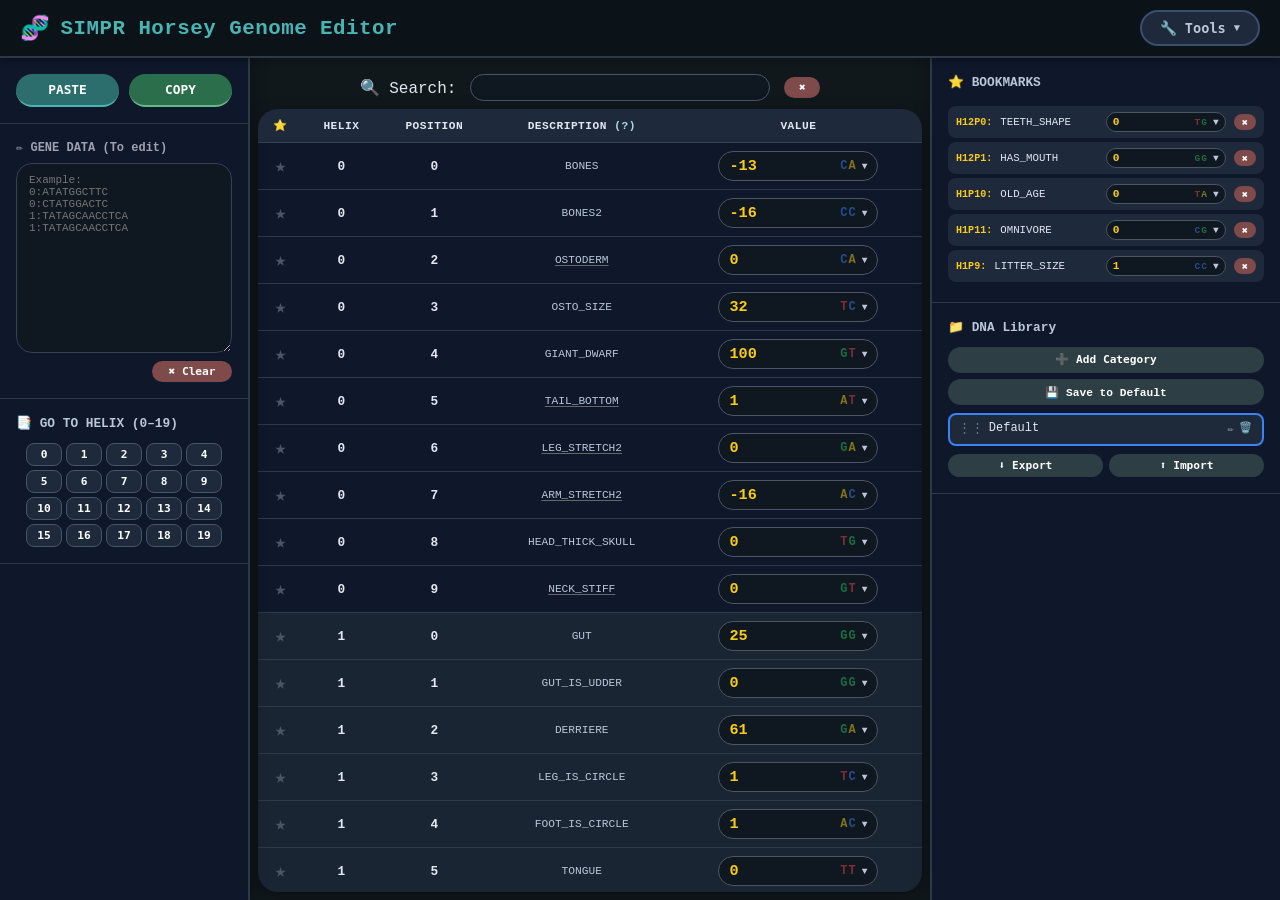
<file: simpr.html>
<!DOCTYPE html>
<html lang="en">
<head>
    <meta charset="UTF-8">
    <meta name="viewport" content="width=device-width, initial-scale=1.0, user-scalable=yes">
    <link rel="icon" type="image/x-icon" href="favicon.ico">
    <title>SIMPR Horsey Genome Editor</title>
    <link rel="stylesheet" href="crispr.css">
    <link rel="stylesheet" href="headers.css">
    <!-- Override styles for custom dropdowns and layout -->
    <link rel="stylesheet" href="simpr.css">
	<link rel="stylesheet" href="mobile.css">
	<link rel="stylesheet" href="compact.css">
</head>
<body>
    <!-- ====== HEADER BAR (unchanged) ====== -->
    <header class="header-bar">
        <div class="header-title">
            <span>🧬</span> SIMPR Horsey Genome Editor
        </div>
        <div class="tools-dropdown" id="toolsDropdown">
            <button class="tools-btn" id="toolsBtn">
                🔧 Tools <span class="arrow">▼</span>
            </button>
            <div class="dropdown-menu" id="dropdownMenu">
                <!-- Populated by headers.js -->
            </div>
        </div>
    </header>

    <div class="app-layout">
        <!-- ====== LEFT SIDEBAR ====== -->
        <div class="left-sidebar">
            <!-- PASTE / COPY -->
            <div class="controls-section">
                <div class="btn-group">
                    <button id="pasteBtn" class="primary">PASTE</button>
                    <button id="exportBtn" class="success">COPY</button>
                </div>
            </div>

            <!-- GENE DATA TEXTAREA -->
            <div class="textarea-section">
                <label>✏️ GENE DATA (To edit)</label>
                <div class="textarea-with-clear">
                    <textarea id="rawGeneInput" rows="14" placeholder='Example:
0:ATATGGCTTC
0:CTATGGACTC
1:TATAGCAACCTCA
1:TATAGCAACCTCA'></textarea>
                    <span class="textarea-actions">
                        <a id="dnaShortenerLink" href="#" target="_self">To DNA Shortener</a>
                        <button id="clearRawBtn" class="clear-btn clear-textarea-btn">✖ Clear</button>
                    </span>
                </div>
            </div>

            <!-- GO TO HELIX (moved from right sidebar) -->
            <div class="helix-nav" style="padding:16px; border-bottom:1px solid #2d3a46;">
                <h3>📑 GO TO HELIX (0–19)</h3>
                <div class="helix-buttons" id="helixNavButtons"></div>
            </div>

            <!-- Hidden dummy elements for removed features (to avoid JS errors) -->
            <div style="display:none">
                <button id="toggleCompareBtn"></button>
                <textarea id="compareGeneInput"></textarea>
                <button id="clearCompareBtn"></button>
                <button id="removeDiversityBtn"></button>
                <button id="randomDiversityBtn"></button>
            </div>
        </div>

        <!-- ====== MAIN TABLE AREA ====== -->
        <div class="main-content" id="mainContent">
            <div class="filter-cell">
                <label>🔍 Search: </label>
                <input type="text" id="filterInput" class="filter-input" placeholder="" value="">
                <button id="clearFilterBtn" class="clear-filter-btn">✖</button>
            </div>
            <div class="table-wrapper">
                <table class="gene-table" id="geneTable">
                    <thead id="dynamicThead"></thead>
                    <tbody id="tableBody"></tbody>
                </table>
            </div>
        </div>

        <!-- ====== RIGHT SIDEBAR: Bookmarks + DNA Library ====== -->
        <div class="right-sidebar">
            <!-- Bookmarks -->
            <div class="bookmarks-section">
                <h3>⭐ BOOKMARKS</h3>
                <div id="bookmarksList" class="bookmarks-list">
                    <div class="empty-bookmarks">No bookmarks yet.<br>Click ★ a row to add.</div>
                </div>
            </div>

            <!-- DNA Library (unchanged) -->
            <div class="saved-dna-section">
                <h3>📁 DNA Library</h3>
                <div class="library-controls">
                    <button id="addCategoryBtn"><span>➕</span> Add Category</button>
                    <button id="saveDnaBtn"><span>💾</span> <span id="saveBtnText">Save DNA</span></button>
                </div>
                <ul class="category-list" id="categoryList"></ul>
                <div class="import-export-btns">
                    <button id="exportLibBtn"><span>⬇️</span> Export</button>
                    <button id="importLibBtn"><span>⬆️</span> Import</button>
                </div>
            </div>
            <input type="file" id="importFileInput" accept=".json" style="display:none">
        </div>
    </div>

    <div id="toast" class="toast"></div>
	
	<button id="mobileRightToggle" title="Bookmarks &amp; Library">📑</button>
	<div class="sidebar-overlay" id="sidebarOverlay"></div>

    <!-- Original scripts (unchanged) -->
    <script src="mapping.js"></script>
	<script src="dna-encoder.js"></script>
    <script src="crispr.js"></script>
    <script src="headers.js"></script>

    <!-- Override script – redefines functions after load -->
    <script src="simpr.js"></script>
	<script src="compact.js"></script>
	<script src="mobile.js"></script>
	
	
</body>
</html>
</file>
<file: crispr.css>
* {
    box-sizing: border-box;
    font-family: "Segoe UI", "Roboto", "Courier New", monospace;
}
/*
body {
    background: #1e2a2e;
    margin: 0;
    padding: 0;
    height: 100vh;
    overflow: hidden;
    color: #e2e8f0;
    display: flex;
    align-items: flex-start;
    justify-content: center;
}
*/
body {
    background: #1e2a2e;
    margin: 0;
    padding: 0;
    height: 100vh;
    overflow: hidden;
    color: #e2e8f0;
    display: flex;
    flex-direction: column;   /* stack header + app-layout vertically */
    align-items: stretch;     /* allow children to stretch full width */
}


.app-layout {
    display: flex;
    /*height: 100vh; */
	
	flex: 1;
    width: 100%;
    max-width: 1350px;
    margin: 0 auto;
    background: #11181c;
    overflow: hidden;
    box-shadow: 0 0 0 1px rgba(0, 0, 0, 0.2);
}


.left-sidebar {
    width: 250px;
    background: #0f172a;
    border-right: 2px solid #2d3a46;
    display: flex;
    flex-direction: column;
    overflow-y: auto;
    flex-shrink: 0;
    box-shadow: 4px 0 12px rgba(0, 0, 0, 0.3);
    z-index: 10;
}
.sidebar-header,
.controls-section,
.textarea-section {
    text-align: center;
}
.sidebar-header h1 {
    font-size: 1.2rem;
    margin: 8px 0 8px 0;
    display: flex;
    align-items: center;
    justify-content: center;
    gap: 8px;
}
.controls-section {
    padding: 16px;
    border-bottom: 1px solid #2d3a46;
}
.textarea-section {
    padding: 16px;
    border-bottom: 1px solid #2d3a46;
}
.textarea-section label {
    font-size: 0.75rem;
    font-weight: bold;
    display: block;
    margin-bottom: 8px;
    color: #9ca3af;
    text-align: left;
}
.left-sidebar textarea {
    background: #0f1720;
    border: 1px solid #334155;
    color: #cbd5e6;
    border-radius: 16px;
    padding: 10px 12px;
    font-family: "Courier New", monospace;
    font-size: 11px;
    resize: vertical;
    width: 100%;
    text-align: left;
}
.btn-group {
    display: flex;
    gap: 10px;
    flex-wrap: wrap;
    justify-content: center;
}
button {
    background: #2d3e44;
    border: none;
    padding: 8px 16px;
    border-radius: 40px;
    font-weight: bold;
    font-size: 0.8rem;
    cursor: pointer;
    transition: all 0.2s ease;
    color: white;
    font-family: monospace;
    font-weight: 600;
    flex: 1;
    min-width: 80px;
}
button.primary {
    background: #2c6e6e;
    border-bottom: 2px solid #48b5b5;
}
button.success {
    background: #2b6e4c;
    border-bottom: 2px solid #67b886;
}
button.compare-toggle {
    background: #4b3b6e;
    border-bottom: 2px solid #8b6ed9;
}
button.compare-toggle.active {
    background: #6b4e9e;
    border-bottom-color: #c49eff;
}
button.small {
    padding: 4px 8px;
    font-size: 0.7rem;
    min-width: auto;
}
button.icon-btn {
    padding: 4px 8px;
    font-size: 0.7rem;
    min-width: auto;
    background: #4b5563;
    border-bottom: none;
}
button.icon-btn:hover {
    background: #6b7280;
}
button.clear-btn {
    width: 80px;
    max-width:80px;
    background: #7f4a4a;
    border-bottom: none;
    padding: 4px 8px;
    font-size: 0.7rem;
    min-width: auto;
}
button.clear-btn:hover {
    background: #9b5e5e;
}
.textarea-with-clear {
    display: flex;
    flex-direction: column;
    gap: 8px;
}
.textarea-actions {
    display: flex;
    justify-content: flex-end;
    align-items: center;
}
.textarea-actions a {
    color: #add8e6;
    font-size: 0.7rem;
    text-decoration: none;
    font-weight: bold;
}
.textarea-actions a:hover {
    text-decoration: underline;
}
.clear-textarea-btn {
    align-self: flex-end;
    margin-top: 0;
}
.right-sidebar {
    width: 280px;
    background: #0f172a;
    border-left: 2px solid #2d3a46;
    display: flex;
    flex-direction: column;
    overflow-y: auto;
    flex-shrink: 0;
    box-shadow: -4px 0 12px rgba(0, 0, 0, 0.2);
    z-index: 10;
}
.helix-nav,
.bookmarks-section,
.saved-dna-section {
    text-align: center;
    padding: 16px;
    border-bottom: 1px solid #2d3a46;
}
.helix-nav h3,
.bookmarks-section h3,
.saved-dna-section h3 {
    font-size: 0.8rem;
    margin: 0 0 12px 0;
    color: #b9c7d9;
    display: flex;
    align-items: center;
    gap: 8px;
    justify-content: space-between;
}
.helix-buttons {
    display: flex;
    flex-wrap: wrap;
    gap: 4px;
    justify-content: center;
}
.helix-btn {
    background: #1e293b;
    border: 1px solid #475569;
    padding: 4px 4px;
    border-radius: 8px;
    font-size: 0.7rem;
    font-weight: bold;
    cursor: pointer;
    transition: all 0.1s;
    font-family: monospace;
    min-width: 30px;
    max-width: 30px;
}
.helix-btn:hover {
    background: #3b4e6b;
}
.bookmarks-list,
.saved-dna-list {
    /*max-height: 340px; */
    overflow-y: auto;
    text-align: left;
}
.bookmark-item,
.dna-item {
    display: flex;
    justify-content: space-between;
    align-items: center;
    padding: 6px 8px;
    margin: 4px 0;
    background: #1e293b;
    border-radius: 8px;
    font-size: 0.7rem;
    font-family: monospace;
    cursor: pointer;
    transition: all 0.1s;
}
.bookmark-item:hover,
.dna-item:hover {
    background: #2d3e44;
}
.bookmark-info,
.dna-info {
    flex: 1;
    overflow: hidden;
    text-overflow: ellipsis;
    white-space: nowrap;
    display: flex;
    align-items: center;
    gap: 8px;
}
.bookmark-info strong {
    color: #facc15;
}
.bookmark-value-badge {
    display: inline-block;
    padding: 2px 6px;
    border-radius: 20px;
    font-size: 0.65rem;
    font-weight: bold;
    margin-left: 6px;
}
.remove-bookmark,
.delete-dna,
.compare-load-btn {
    background: #7f4a4a;
    border: none;
    padding: 2px 8px;
    border-radius: 20px;
    font-size: 0.65rem;
    cursor: pointer;
    margin-left: 8px;
    flex: 0;
    min-width: auto;
}
.compare-load-btn {
    background: #4b3b6e;
    border-bottom: 2px solid #8b6ed9;
    font-weight: bold;
}
.compare-load-btn:hover {
    background: #6b4e9e;
    filter: brightness(1.05);
}
.main-content {
    flex: 1;
    overflow-y: auto;
    overflow-x: auto;
    padding: 8px 8px;
    background: #11181c;
    position: relative;
    display: flex;          /* ADD */
    flex-direction: column; /* ADD */	
    min-width: 0;
	max-width: 700px;
}
.table-wrapper {
    background: #0f172a;
    border-radius: 20px;
    overflow-x: hidden;
    overflow-y: auto;
	flex: 1;                /* ADD – take all leftover height inside .main-content */
    /*max-height: calc(100vh - 60px);*/
    box-shadow: 0 4px 16px rgba(0, 0, 0, 0.4);
    width: 100%;
    min-width: 600px;
	max-width: 730px;	
}
.gene-table {
    width: auto;
    min-width: 600px;
	max-width: 730px;
    border-collapse: collapse;
    font-size: 12px;
    font-family: "Courier New", "Fira Code", monospace;
    margin: 0 auto;
}
.gene-table thead tr:first-child th {
    position: sticky;
    top: 0;
    z-index: 20;
    background: #1e293b;
    border-bottom: 1px solid #334155;
}
.gene-table th {
    background: #1e293b;
    color: #e2e8f0;
    padding: 10px 8px;
    font-weight: 700;
    font-size: 0.7rem;
    text-transform: uppercase;
    letter-spacing: 0.5px;
    text-align: center;
}
.filter-cell {
	flex-shrink: 0;         /* ADD – stays at top, doesn't shrink */
    display: flex;
    align-items: center;
    gap: 6px;
    justify-content: center;
}
.filter-input {
    flex: 1;
    background: #0f1720;
    border: 1px solid #475569;
    margin: 8px;
    color: #e2e8f0;
    border-radius: 20px;
    padding: 6px 12px;
    font-size: 0.7rem;
    font-family: monospace;
    text-align: center;
    max-width: 300px;
}
.clear-filter-btn {
    width: 36px;
    max-width: 36px;
    min-width: auto;
    background: #7f4a4a;
    border: none;
    padding: 4px 8px;
    border-radius: 20px;
    font-size: 0.7rem;
    cursor: pointer;
    color: white;
    font-weight: bold;
}
.clear-filter-btn:hover {
    background: #9b5e5e;
}
.gene-table td {
    padding: 8px 6px;
    border-bottom: 1px solid #2d3a4a;
    vertical-align: middle;
    text-align: center;
}
.gene-table tr.helix-even {
    background-color: #0f172a;
    scroll-margin-top: 36px;
}
.gene-table tr.helix-odd {
    background-color: #1a2533;
    scroll-margin-top: 36px;
}
.bookmark-col {
    width: 40px;
    text-align: center;
}
.bookmark-star {
    cursor: pointer;
    font-size: 1.2rem;
    transition: all 0.1s;
    display: inline-block;
}
.bookmark-star.bookmarked {
    color: #facc15;
    text-shadow: 0 0 2px #ffd966;
}
.bookmark-star:not(.bookmarked) {
    color: #4b5563;
}
.helix-col,
.pair-col {
    font-weight: bold;
    font-size: 0.8rem;
}
.desc-td {
    text-align: center;
    font-size: 0.7rem;
    color: #b9c7d9;
    max-width: 180px;
    white-space: nowrap;
    overflow-x: hidden;
    text-overflow: ellipsis;
    cursor: pointer;
}
.desc-td:hover {
    white-space: normal;
    word-break: break-word;
}
select.nuc-select {
    font-family: monospace;
    font-weight: bold;
    font-size: 0.85rem;
    border-radius: 24px;
    padding: 4px 8px;
    cursor: pointer;
    text-align: left;
    width: 90px;
    transition: 0.1s;
    border: 1px solid #4b5563;
    background-color: #0a0f18;
    color: white;
}
select.nuc-select.A-selected {
    background-color: #facc15;
    color: #1e1a0a;
    border-color: #facc15;
}
select.nuc-select.C-selected {
    background-color: #3b82f6;
    color: white;
    border-color: #3b82f6;
}
select.nuc-select.G-selected {
    background-color: #22c55e;
    color: #0a2f1a;
    border-color: #22c55e;
}
select.nuc-select.T-selected {
    background-color: #ef4444;
    color: white;
    border-color: #ef4444;
}
.final-value-badge {
    padding: 3px 10px;
    border-radius: 20px;
    display: inline-block;
    font-weight: bold;
    font-size: 0.8rem;
}
.helix-highlight {
    background-color: #2c6e6e !important;
    transition: background 0.1s;
}
.diff-highlight {
    background-color: rgba(255, 140, 100, 0.25) !important;
}
.toast {
    position: fixed;
    top: 50%;
    left: 50%;
    transform: translate(-50%, -50%);
    background: #2c6e6e;
    color: white;
    padding: 12px 24px;
    border-radius: 40px;
    font-size: 1rem;
    font-weight: bold;
    z-index: 1000;
    box-shadow: 0 4px 12px rgba(0, 0, 0, 0.3);
    transition: opacity 0.3s;
    opacity: 0;
    pointer-events: none;
    text-align: center;
    white-space: nowrap;
}
.toast.show {
    opacity: 1;
}
.empty-bookmarks {
    color: #7e8a98;
    font-style: italic;
    text-align: center;
    padding: 12px;
    font-size: 0.7rem;
}
button.diversity-remove {
    background: #8b5a2b;
    border-bottom: 2px solid #d49b3a;
    transition: all 0.2s;
}
button.diversity-remove:hover {
    background: #a06d36;
    transform: scale(0.98);
}
button.random-diversity {
    background: #2b6e4c;
    border-bottom: 2px solid #67b886;
}
button.random-diversity:hover {
    background: #348e5c;
    transform: scale(0.98);
}
/* Style the dropdown options with nucleotide colors and thick border */
select.nuc-select option {
    background-color: #0a0f18;
    color: white;
    transition: all 0.1s ease;
    border: 3px solid white !important;
    border-radius: 8px;
    margin: 2px;
    padding: 4px 8px;
}
/* Override browser hover effect */
select.nuc-select option:hover,
select.nuc-select option:focus,
select.nuc-select option:active {
    filter: brightness(0.85);
    border-color: #fff !important;
    font-weight: bold;
}
a,
a:link,
a:visited,
a:hover,
a:active {
    color: #add8e6;
    font-weight: bold;
    text-decoration: none;
}
/* --- DNA Library styles (from DNA Shortener, adapted) --- */
.category-list {
    list-style: none;
    padding: 0;
    margin: 0;
    display: flex;
    flex-direction: column;
    gap: 0.3rem;
}
.category-item {
    background: #0f172a;
    border-radius: 0.5rem;
    padding: 0.3rem 0.5rem;
    display: flex;
    flex-direction: column;
    gap: 0.2rem;
    transition: background 0.2s, border-color 0.2s;
    border: 2px solid transparent;
}
.category-item.selected {
    border-color: #3b82f6;
    background: #1e2a3a;
}
.category-header {
    display: flex;
    align-items: center;
    gap: 0.3rem;
    cursor: pointer;
}
.category-name {
    flex: 1;
    font-weight: 500;
    font-size: 0.75rem;
    overflow: hidden;
    text-overflow: ellipsis;
    white-space: nowrap;
    text-align: left;
}
.category-actions {
    display: flex;
    gap: 0.15rem;
}
.category-actions button {
    background: transparent;
    border: none;
    color: #94a3b8;
    cursor: pointer;
    padding: 0.1rem;
    font-size: 0.65rem;
    min-width: auto;
}
.category-actions button:hover { color: #f1f5f9; }
.entry-list {
    list-style: none;
    padding-left: 0.8rem;
    margin: 0;
    display: flex;
    flex-direction: column;
    gap: 0.15rem;
}
.entry-item {
    display: flex;
    align-items: center;
    gap: 0.25rem;
    padding: 0.15rem 0.3rem;
    background: #1e293b;
    border-radius: 0.3rem;
    cursor: pointer;
    font-size: 0.7rem;
}
.entry-item:hover { background: #334155; }
.entry-name {
    flex: 1;
    overflow: hidden;
    text-overflow: ellipsis;
    white-space: nowrap;
    text-align: left;
}
.entry-actions {
    display: flex;
    gap: 0.1rem;
}
.entry-actions button {
    background: transparent;
    border: none;
    color: #94a3b8;
    padding: 0.1rem;
    font-size: 0.6rem;
    cursor: pointer;
    min-width: auto;
}
.entry-actions button:hover { color: #f1f5f9; }
.drag-handle {
    cursor: grab;
    color: #64748b;
    font-size: 0.8rem;
    user-select: none;
}
.drag-handle:active { cursor: grabbing; }
.category-item.dragging, .entry-item.dragging { opacity: 0.4; }
.library-controls {
    display: flex;
    flex-direction: column;
    gap: 0.4rem;
    margin-bottom: 0.5rem;
}
.library-controls button {
    font-size: 0.7rem;
    padding: 0.4rem 0.8rem;
    flex: none;
    width: 100%;
}
.import-export-btns {
    display: flex;
    gap: 0.4rem;
    margin-top: 0.5rem;
}
.import-export-btns button {
    font-size: 0.7rem;
    padding: 0.3rem 0.6rem;
    flex: 1;
}
/* Hidden by default (shown when link is valid) */
#dnaShortenerLink {
    display: none;
    margin-right: auto;
}
#dnaShortenerLink.visible {
    display: inline;
}
</file>
<file: headers.css>
/* ---- Header Bar ---- */
        .header-bar {
			width: 100%;              /* not strictly necessary if using block/flex */
            background: #0b1218;
            border-bottom: 2px solid #2d3a46;
            padding: 10px 20px;
            display: flex;
            align-items: center;
            justify-content: space-between;
            flex-shrink: 0;
            z-index: 50;
            box-shadow: 0 2px 8px rgba(0, 0, 0, 0.3);
        }
        .header-title {
            font-size: 1.3rem;
            font-weight: 700;
            color: #48b5b5;
            letter-spacing: 0.5px;
            display: flex;
            align-items: center;
            gap: 10px;
        }
        .header-title span {
            font-size: 1.5rem;
        }
        .tools-dropdown {
            position: relative;
        }
        .tools-btn {
            background: #1e293b;
            border: 2px solid #3b4e6b;
            padding: 8px 18px;
            border-radius: 30px;
            font-weight: bold;
            font-size: 0.85rem;
            cursor: pointer;
            color: #b9c7d9;
            font-family: monospace;
            transition: 0.2s;
            display: flex;
            align-items: center;
            gap: 8px;
        }
        .tools-btn:hover {
            background: #2d3e44;
            border-color: #48b5b5;
            color: #fff;
        }
        .tools-btn .arrow {
            font-size: 0.65rem;
            transition: 0.2s;
        }
        .tools-btn.open .arrow {
            transform: rotate(180deg);
        }
        .dropdown-menu {
            position: absolute;
            top: 110%;
            right: 0;
            background: #0f172a;
            border: 2px solid #334155;
            border-radius: 12px;
            min-width: 200px;
            box-shadow: 0 8px 20px rgba(0, 0, 0, 0.5);
            z-index: 100;
            display: none;
            overflow: hidden;
        }
        .dropdown-menu.show {
            display: block;
            animation: fadeIn 0.15s ease;
        }
        @keyframes fadeIn {
            from {
                opacity: 0;
                transform: translateY(-5px);
            }
            to {
                opacity: 1;
                transform: translateY(0);
            }
        }
        .dropdown-menu a {
            display: flex;
            align-items: center;
            gap: 10px;
            padding: 10px 16px;
            color: #cbd5e6;
            text-decoration: none;
            font-size: 0.8rem;
            font-family: monospace;
            transition: 0.15s;
            border-bottom: 1px solid #1e293b;
        }
        .dropdown-menu a:last-child {
            border-bottom: none;
        }
        .dropdown-menu a:hover {
            background: #1e293b;
            color: #48b5b5;
        }
        .dropdown-menu a .tool-icon {
            font-size: 1rem;
            width: 22px;
            text-align: center;
        }
</file>
<file: mobile.css>
/* ===== Mobile layout overrides ===== */

/* Floating toggle button – hidden on desktop */
#mobileRightToggle {
    display: none;
    position: fixed;
    bottom: 24px;
    right: 24px;
    z-index: 110;
    background: #2c6e6e;
    color: white;
    border: none;
    border-radius: 50%;
    width: 52px;
    height: 52px;
    font-size: 1.4rem;
    cursor: pointer;
    box-shadow: 0 2px 12px rgba(0, 0, 0, 0.4);
    align-items: center;
    justify-content: center;
}

/* Overlay – hidden by default */
.sidebar-overlay {
    display: none;
    position: fixed;
    top: 0;
    left: 0;
    width: 100%;
    height: 100%;
    background: rgba(0, 0, 0, 0.45);
    z-index: 98;
}

/* ---- Mobile breakpoint ---- */
@media (max-width: 1200px) {

    /* Shrink left sidebar */
    .left-sidebar {
        width: 160px;
    }

}

@media (max-width: 1070px) {
	
    /* Shrink left sidebar */
    .left-sidebar {
        width: 250px;
    }

    /* Right sidebar becomes a fixed floating panel */
    .right-sidebar {
        position: fixed;
        top: 0;
        right: -320px;              /* hidden off‑screen */
        width: 300px;
        max-width: 85vw;            /* avoid overflow on small phones */
        height: 100%;
        transition: right 0.3s ease;
        z-index: 99;
        box-shadow: -4px 0 16px rgba(0, 0, 0, 0.5);
        overflow-y: auto;
    }

    .right-sidebar.open {
        right: 0;
    }

    /* Show the toggle button */
    #mobileRightToggle {
        display: flex;
    }

    /* Overlay visible when sidebar is open */
    .sidebar-overlay.active {
        display: block;
    }
	
}


@media (max-width: 800px) {
    /* Shrink left sidebar */
    .left-sidebar {
        width: 160px;
    }
	
	
}
</file>
<file: simpr.css>
/* ===== crispr2-override.css ===== */

/* ---------- Layout adjustments ---------- */
.helix-btn {
    min-width: 36px;
    max-width: 36px;
}

.right-sidebar {
	width:100%;
    
	max-width:350px;
	min-width:350px;
}
.main-content {
    /* flex: 1 already set, shrinks to accommodate wider sidebar */
	
}

/* ---------- Custom dropdown (table & bookmark) ---------- */
.custom-dropdown {
    position: relative;          /* no z-index here → doesn't trap fixed child */
    user-select: none;
    min-width: 150px;            /* smaller in main table */
    max-width: 160px;
	margin:auto;
}

.gene-table {
	margin-bottom:300px;
	max-width:800px;
	width:100%;
	min-width:300px;
}

.selected-option {
    background: #0f1720;
    border: 1px solid #4b5563;
    border-radius: 28px;
    padding: 5px 10px;
    display: flex;
    align-items: center;
    gap: 6px;
    cursor: pointer;
    font-family: "Courier New", monospace;
    font-size: 0.85rem;
    color: white;
    transition: border-color 0.2s;
    white-space: nowrap;
}
.selected-option:hover {
    border-color: #48b5b5;
}

.selected-option .value-part {
    font-weight: 700;
    font-size: 0.95rem;
    color: #facc15;              /* prominent value */
    flex-shrink: 0;
}

.selected-option .bases-part {
    display: flex;
    gap: 1px;
    margin-left: auto;           /* push to right */
    font-size: 0.75rem;
    font-family: "Courier New", monospace;
    opacity: 0.5;
}
.selected-option .bases-part span {
    font-weight: bold;
}

.selected-option .arrow {
    font-size: 0.6rem;
    color: #b9c7d9;
    flex-shrink: 0;
}

/* Fixed-position dropdown menu – escapes clipping */
.dropdown-options {
    position: fixed;                 /* no longer bound by parent overflow */
    background: #0f1720;
    border: 1px solid #334155;
    border-radius: 12px;
    max-height: 320px;
    overflow-y: auto;
    z-index: 10000;                 /* on top of everything */
    box-shadow: 0 4px 16px rgba(0,0,0,0.6);
    min-width: 160px;               /* will be overridden by JS to match button width */
}

.option-item {
    padding: 6px 12px;
    display: flex;
    align-items: center;
    gap: 6px;
    cursor: pointer;
    font-family: "Courier New", monospace;
    font-size: 0.85rem;
    color: #cbd5e6;
    transition: background 0.1s;
    white-space: nowrap;
}
.option-item:hover {
    background: #1e293b;
}
.option-item .value-part {
    font-weight: 700;
    color: #22c55e;              /* bright in list */
    flex-shrink: 0;
}
.option-item .bases-part {
    display: flex;
    gap: 1px;
    margin-left: auto;           /* push to right */
    font-size: 0.75rem;
    opacity: 0.5;
}
.option-item .bases-part span {
    font-weight: bold;
}
.option-item.selected {
    background: #2c6e6e;
    color: white;
}
.option-item.selected .bases-part {
    opacity: 0.8;
}

/* Nucleotide colour classes */
.nuc-A { color: #facc15; }   /* yellow */
.nuc-C { color: #3b82f6; }   /* blue */
.nuc-G { color: #22c55e; }   /* green */
.nuc-T { color: #ef4444; }   /* red */

/* In bookmark lists, dropdown wider */
.bookmark-item .custom-dropdown {
    min-width: 120px;
    max-width: 120px;
}
.bookmark-item .selected-option {
    padding: 3px 6px;
    font-size: 0.6rem;
}
.bookmark-item .selected-option .value-part {
    font-size: 0.7rem;
}
.bookmark-item .selected-option .bases-part {
    font-size: 0.6rem;
}

.bookmark-info strong {
	font-size: 0.63rem;
}
.bookmark-info{
	font-size: 0.67rem;
}

button[title="Load into compare"] {
    display: none !important;
}

.desc-td {
    cursor: pointer;
    transition: background 0.15s;
}
.desc-td:hover {
    background: rgba(72, 181, 181, 0.15);
}

.desc-td.inverted {
    text-decoration: underline;
    text-decoration-color: #676767;
    text-underline-offset: 2px;
}
</file>
<file: compact.css>
/* ===== Compact layout – ≤600 px ===== */
@media (max-width: 600px) {
    /* Hide the left sidebar entirely */
    .left-sidebar {
        display: none;
    }

    /* Main content takes full width */
    .main-content {
        max-width: 100%;
        width: 100%;
        padding: 4px;
    }

    /* The top bar that will hold the moved buttons and helix dropdown */
    #compactTopBar {
        display: flex;
        flex-wrap: wrap;
        gap: 8px;
        align-items: center;
        padding: 8px 4px;
        background: #0f172a;
        border-bottom: 1px solid #2d3a4a;
    }

    /* Make the moved buttons smaller */
    #compactTopBar button {
        padding: 6px 12px;
        font-size: 0.7rem;
        flex: none;
    }

    /* Helix dropdown in the top bar */
    #helixDropdown {
        background: #0f1720;
        border: 1px solid #4b5563;
        color: #e2e8f0;
        border-radius: 20px;
        padding: 4px 8px;
        font-family: monospace;
        font-size: 0.75rem;
        min-width: 60px;
        cursor: pointer;
    }

    /* Table wrapper – remove extra padding */
    .table-wrapper {
        border-radius: 12px;
		min-width:300px;
    }

    /* Make the table scrollable if needed */
    .gene-table {
        min-width: auto;
        width: 100%;
		min-width:
    }
	.right-sidebar {
		right: -342px;
	}
	
	.option-item {
		padding: 4px 8px !important;
		gap: 4px !important;
		font-size: 0.72rem !important;
	}	
	
	.selected-option .value-part {
		font-weight: 500 !important;
		font-size: 0.72rem !important;
	}

	.selected-option .bases-part {
		font-size: 0.7rem !important;
	}
	
	.option-item .value-part {
		font-weight: 500 !important;
	}
	.option-item .bases-part {
		font-size: 0.7rem !important;
	}
	.dropdown-options {
		max-height: 280px;
		min-width: 120px;               /* will be overridden by JS to match button width */
	}

	.custom-dropdown {
		min-width: 120px;            /* smaller in main table */
		max-width: 130px;
	}
	
}

/* ===== Ultra‑compact – ≤400px ===== */
@media (max-width: 400px) {
    /* Main content – remove all padding */
    .main-content {
        padding: 2px 0;
    }

    /* Table cells – minimal padding */
    .gene-table th,
    .gene-table td {
        padding: 4px 2px;
        font-size: 0.65rem;
    }

    /* Filter bar – stack vertically and shrink */
    .filter-cell {
        flex-wrap: wrap;
        gap: 2px;
        padding: 4px;
    }
    .filter-input {
        max-width: 100%;
        font-size: 0.65rem;
        padding: 4px 8px;
        margin: 0;
    }
    .clear-filter-btn {
        width: 28px;
        max-width: 28px;
        padding: 2px 4px;
        font-size: 0.6rem;
    }

    /* Compact top bar – reduce gap */
    #compactTopBar {
        gap: 4px;
        padding: 4px 2px;
    }
    #compactTopBar button {
        padding: 4px 8px;
        font-size: 0.65rem;
    }
    #helixDropdown {
        font-size: 0.65rem;
        padding: 2px 6px;
    }

    /* Custom dropdowns – smaller text */
    .custom-dropdown {
        min-width: 90px;
        max-width: 100px;
    }
    .selected-option {
        padding: 3px 6px;
        font-size: 0.7rem;
    }
    .selected-option .value-part {
        font-size: 0.75rem;
    }
    .selected-option .bases-part {
        font-size: 0.65rem;
    }
    .dropdown-options .option-item {
        padding: 4px 8px;
        font-size: 0.7rem;
    }

    /* Textarea – reduce height */
    #rawGeneInput {
        rows: 8;   /* attribute override */
        min-height: 80px;
    }

    /* Bookmark items – tighter */
    .bookmark-item {
        padding: 4px 6px;
        font-size: 0.65rem;
    }
    .bookmark-item .custom-dropdown {
        min-width: 100px;
        max-width: 110px;
    }

    /* Right sidebar – narrower when open */
    .right-sidebar.open {
        width: 280px;
        max-width: 90vw;
    }

    /* Hide less critical elements */
    .desc-td {
        max-width: 120px;        /* keep description short */
    }
    /* Optional: hide the helix dropdown label in the compact top bar */
    .filter-cell label {
        display: none;
    }

    /* Shrink header bar slightly */
    .header-bar {
        padding: 6px 12px;
    }
    .header-title {
        font-size: 1rem;
    }
}
</file>
